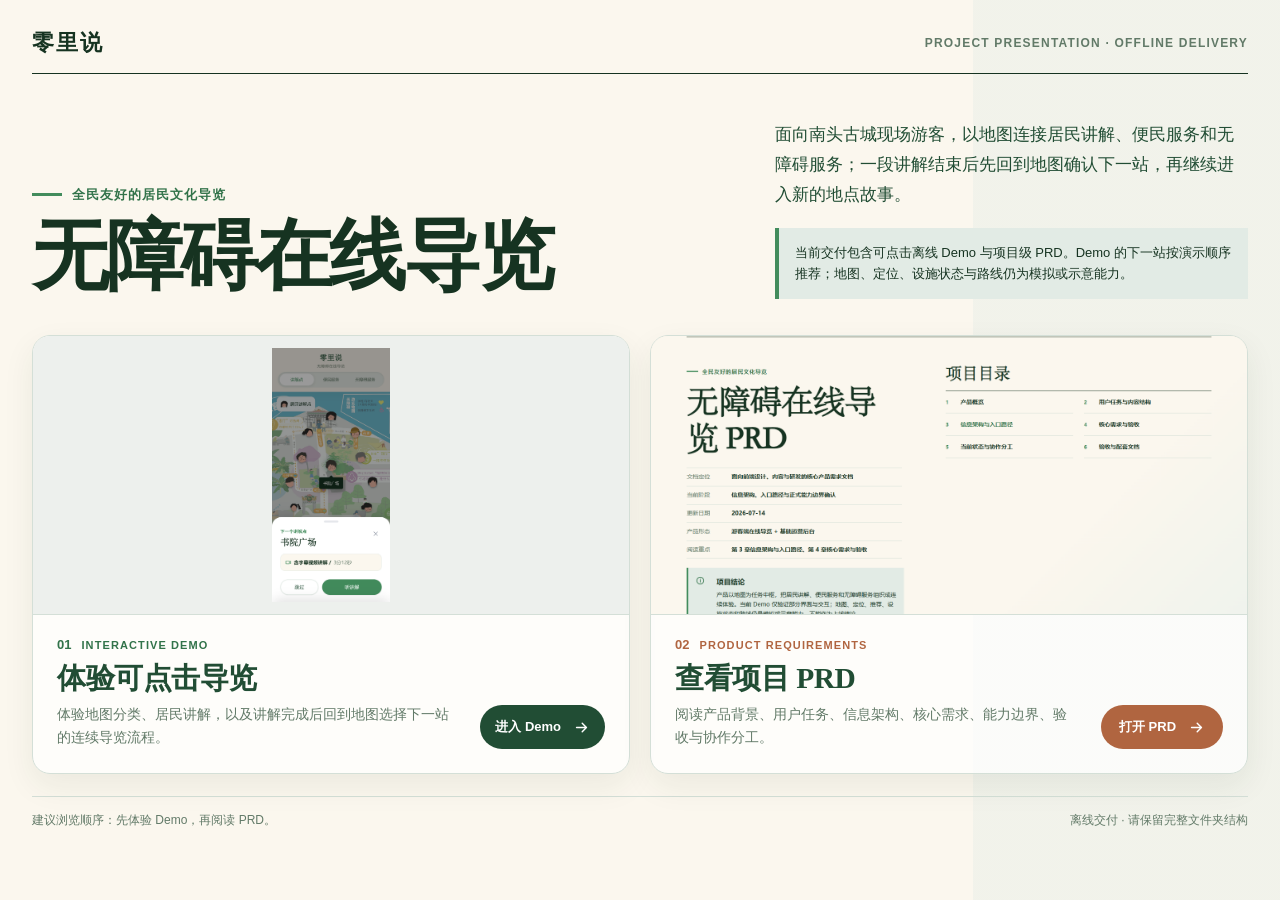
<file: index.html>
<!doctype html>
<html lang="zh-CN">
<head>
  <meta charset="utf-8">
  <meta name="viewport" content="width=device-width, initial-scale=1">
  <meta name="color-scheme" content="light">
  <meta name="theme-color" content="#fbf7ee">
  <meta name="description" content="零里说无障碍在线导览项目展示入口">
  <title>零里说 · 无障碍在线导览项目展示</title>
  <style>
    :root {
      --paper: #fbf7ee;
      --paper-deep: #f2ecdf;
      --ink: #163321;
      --deep-green: #214d34;
      --green: #428c5c;
      --green-dark: #32734a;
      --muted: #627a68;
      --line: #d4dfd7;
      --soft-green: #e2ebe5;
      --facility: #b06540;
      --facility-soft: #f5ebe6;
      --white: #fff;
      --font-body: "PingFang SC", "Microsoft YaHei", "Noto Sans CJK SC", sans-serif;
      --font-display: "Songti SC", "STSong", "SimSun", serif;
    }

    *, *::before, *::after { box-sizing: border-box; }

    html { min-width: 320px; background: var(--paper); }

    body {
      min-height: 100svh;
      margin: 0;
      color: var(--ink);
      background:
        linear-gradient(90deg, transparent 0 76%, rgba(226, 235, 229, .38) 76% 100%),
        var(--paper);
      font-family: var(--font-body);
      -webkit-font-smoothing: antialiased;
    }

    a { color: inherit; }

    a:focus-visible {
      outline: 3px solid rgba(66, 140, 92, .62);
      outline-offset: 5px;
    }

    .skip-link {
      position: fixed;
      z-index: 100;
      top: 8px;
      left: 8px;
      min-height: 44px;
      padding: 10px 16px;
      transform: translateY(-160%);
      background: var(--ink);
      color: var(--white);
      font-weight: 700;
    }

    .skip-link:focus { transform: none; }

    .project-shell {
      width: min(calc(100% - 64px), 1320px);
      min-height: 100svh;
      margin: 0 auto;
      padding: 28px 0 34px;
    }

    .masthead {
      display: flex;
      align-items: center;
      justify-content: space-between;
      min-height: 46px;
      padding-bottom: 16px;
      border-bottom: 1px solid var(--ink);
    }

    .wordmark {
      font: 800 22px/1 var(--font-display);
      letter-spacing: .08em;
    }

    .masthead-meta {
      color: var(--muted);
      font-size: 12px;
      font-weight: 800;
      letter-spacing: .1em;
    }

    .project-intro {
      display: grid;
      grid-template-columns: minmax(0, 1.15fr) minmax(300px, .85fr);
      gap: clamp(44px, 8vw, 124px);
      align-items: end;
      padding: clamp(30px, 5vh, 52px) 0 clamp(28px, 4vh, 42px);
    }

    .eyebrow {
      display: inline-flex;
      align-items: center;
      gap: 10px;
      margin: 0 0 12px;
      color: var(--green-dark);
      font-size: 13px;
      font-weight: 800;
      letter-spacing: .08em;
    }

    .eyebrow::before {
      width: 30px;
      height: 3px;
      background: var(--green);
      content: "";
    }

    h1 {
      max-width: 9em;
      margin: 0;
      font: 800 clamp(48px, 6vw, 82px)/1.08 var(--font-display);
      letter-spacing: -.035em;
      text-wrap: balance;
    }

    .intro-copy > p {
      max-width: 35em;
      margin: 0 0 18px;
      color: var(--deep-green);
      font-size: clamp(16px, 1.35vw, 19px);
      line-height: 1.75;
      text-wrap: pretty;
    }

    .delivery-note {
      margin: 0;
      padding: 14px 16px;
      border-left: 4px solid var(--green);
      background: var(--soft-green);
      color: var(--ink);
      font-size: 13px;
      line-height: 1.65;
    }

    .entry-grid {
      display: grid;
      grid-template-columns: repeat(2, minmax(0, 1fr));
      gap: 20px;
    }

    .entry-card {
      display: grid;
      grid-template-rows: minmax(250px, 31vh) auto;
      min-width: 0;
      overflow: hidden;
      border: 1px solid var(--line);
      border-radius: 18px;
      background: rgba(255, 255, 255, .74);
      box-shadow: 0 12px 32px rgba(22, 51, 33, .07);
      text-decoration: none;
      transition: transform 180ms ease, box-shadow 180ms ease, border-color 180ms ease;
    }

    .entry-card:hover {
      border-color: rgba(66, 140, 92, .62);
      box-shadow: 0 18px 40px rgba(22, 51, 33, .11);
      transform: translateY(-3px);
    }

    .entry-card[data-entry="prd"]:hover { border-color: rgba(176, 101, 64, .62); }

    .entry-preview {
      position: relative;
      min-height: 0;
      margin: 0;
      overflow: hidden;
      border-bottom: 1px solid var(--line);
    }

    .entry-card[data-entry="demo"] .entry-preview { background: #edf0ed; }
    .entry-card[data-entry="prd"] .entry-preview { background: var(--paper-deep); }

    .entry-preview img {
      display: block;
      width: 100%;
      height: 100%;
      object-position: center;
    }

    .entry-card[data-entry="demo"] .entry-preview img {
      padding: 12px;
      object-fit: contain;
    }

    .entry-card[data-entry="prd"] .entry-preview img { object-fit: cover; }

    .entry-body {
      display: grid;
      grid-template-columns: 1fr auto;
      gap: 18px 28px;
      align-items: end;
      padding: 22px 24px 24px;
    }

    .entry-type {
      display: flex;
      align-items: baseline;
      gap: 10px;
      margin: 0 0 9px;
      color: var(--green-dark);
      font-size: 11px;
      font-weight: 900;
      letter-spacing: .1em;
    }

    .entry-card[data-entry="prd"] .entry-type { color: var(--facility); }

    .entry-index {
      font-size: 13px;
      letter-spacing: 0;
    }

    .entry-card h2 {
      margin: 0 0 7px;
      color: var(--deep-green);
      font: 750 clamp(25px, 2.3vw, 34px)/1.2 var(--font-display);
      letter-spacing: -.015em;
    }

    .entry-description {
      max-width: 38em;
      margin: 0;
      color: var(--muted);
      font-size: 14px;
      line-height: 1.65;
      text-wrap: pretty;
    }

    .entry-action {
      display: inline-flex;
      min-width: 122px;
      min-height: 44px;
      align-items: center;
      justify-content: center;
      gap: 12px;
      padding: 10px 15px;
      border-radius: 999px;
      background: var(--deep-green);
      color: var(--white);
      font-size: 13px;
      font-weight: 800;
      white-space: nowrap;
    }

    .entry-card[data-entry="prd"] .entry-action { background: var(--facility); }

    .entry-action svg {
      width: 17px;
      height: 17px;
      transition: transform 180ms ease;
    }

    .entry-card:hover .entry-action svg { transform: translateX(3px); }

    .project-footer {
      display: flex;
      justify-content: space-between;
      gap: 24px;
      margin-top: 22px;
      padding-top: 14px;
      border-top: 1px solid var(--line);
      color: var(--muted);
      font-size: 12px;
      line-height: 1.5;
    }

    .project-footer p { margin: 0; }

    @media (max-width: 860px) {
      body { background: var(--paper); }
      .project-shell { width: min(calc(100% - 40px), 720px); }
      .project-intro { grid-template-columns: 1fr; gap: 24px; }
      h1 { max-width: 10em; }
      .entry-grid { grid-template-columns: 1fr; }
      .entry-card { grid-template-rows: minmax(230px, 38vw) auto; }
    }

    @media (max-width: 560px) {
      .project-shell { width: calc(100% - 28px); padding-top: 16px; }
      .masthead { padding-bottom: 11px; }
      .masthead-meta { max-width: 48%; font-size: 9px; text-align: right; }
      .project-intro { padding: 27px 0 26px; }
      h1 { font-size: clamp(42px, 14vw, 58px); }
      .intro-copy > p { font-size: 16px; }
      .entry-card { grid-template-rows: 220px auto; border-radius: 14px; }
      .entry-body { grid-template-columns: 1fr; gap: 17px; padding: 19px 18px 20px; }
      .entry-action { width: 100%; }
      .project-footer { display: block; }
      .project-footer p + p { margin-top: 6px; }
    }

    @media (prefers-reduced-motion: reduce) {
      *, *::before, *::after {
        scroll-behavior: auto !important;
        transition-duration: .01ms !important;
      }
    }
  </style>
</head>
<body>
  <a class="skip-link" href="#project-entries">跳到展示入口</a>
  <main class="project-shell">
    <header class="masthead">
      <span class="wordmark">零里说</span>
      <span class="masthead-meta">PROJECT PRESENTATION · OFFLINE DELIVERY</span>
    </header>

    <section class="project-intro" aria-labelledby="project-title">
      <div>
        <p class="eyebrow">全民友好的居民文化导览</p>
        <h1 id="project-title">无障碍在线导览</h1>
      </div>
      <div class="intro-copy">
        <p>面向南头古城现场游客，以地图连接居民讲解、便民服务和无障碍服务；一段讲解结束后先回到地图确认下一站，再继续进入新的地点故事。</p>
        <aside class="delivery-note" role="note">当前交付包含可点击离线 Demo 与项目级 PRD。Demo 的下一站按演示顺序推荐；地图、定位、设施状态与路线仍为模拟或示意能力。</aside>
      </div>
    </section>

    <section class="entry-grid" id="project-entries" aria-label="项目展示入口">
      <a class="entry-card" data-entry="demo" href="demo/index.html" aria-describedby="demo-description">
        <figure class="entry-preview">
          <img src="demo/screenshots/iphone16-next-guide-transition.png" alt="零里说 iPhone 16 交互 Demo 的下一个讲解点地图过渡预览">
        </figure>
        <article class="entry-body">
          <div>
            <p class="entry-type"><span class="entry-index">01</span><span>INTERACTIVE DEMO</span></p>
            <h2>体验可点击导览</h2>
            <p class="entry-description" id="demo-description">体验地图分类、居民讲解，以及讲解完成后回到地图选择下一站的连续导览流程。</p>
          </div>
          <span class="entry-action">进入 Demo
            <svg viewBox="0 0 24 24" fill="none" stroke="currentColor" stroke-width="2" stroke-linecap="round" stroke-linejoin="round" aria-hidden="true"><path d="M5 12h14M13 6l6 6-6 6"></path></svg>
          </span>
        </article>
      </a>

      <a class="entry-card" data-entry="prd" href="output/html/零里说-无障碍在线导览-PRD.html" aria-describedby="prd-description">
        <figure class="entry-preview">
          <img src="output/html/screenshots/prd-html-desktop.png" alt="零里说无障碍在线导览项目级 PRD 首页预览">
        </figure>
        <article class="entry-body">
          <div>
            <p class="entry-type"><span class="entry-index">02</span><span>PRODUCT REQUIREMENTS</span></p>
            <h2>查看项目 PRD</h2>
            <p class="entry-description" id="prd-description">阅读产品背景、用户任务、信息架构、核心需求、能力边界、验收与协作分工。</p>
          </div>
          <span class="entry-action">打开 PRD
            <svg viewBox="0 0 24 24" fill="none" stroke="currentColor" stroke-width="2" stroke-linecap="round" stroke-linejoin="round" aria-hidden="true"><path d="M5 12h14M13 6l6 6-6 6"></path></svg>
          </span>
        </article>
      </a>
    </section>

    <footer class="project-footer">
      <p>建议浏览顺序：先体验 Demo，再阅读 PRD。</p>
      <p>离线交付 · 请保留完整文件夹结构</p>
    </footer>
  </main>
</body>
</html>
</file>
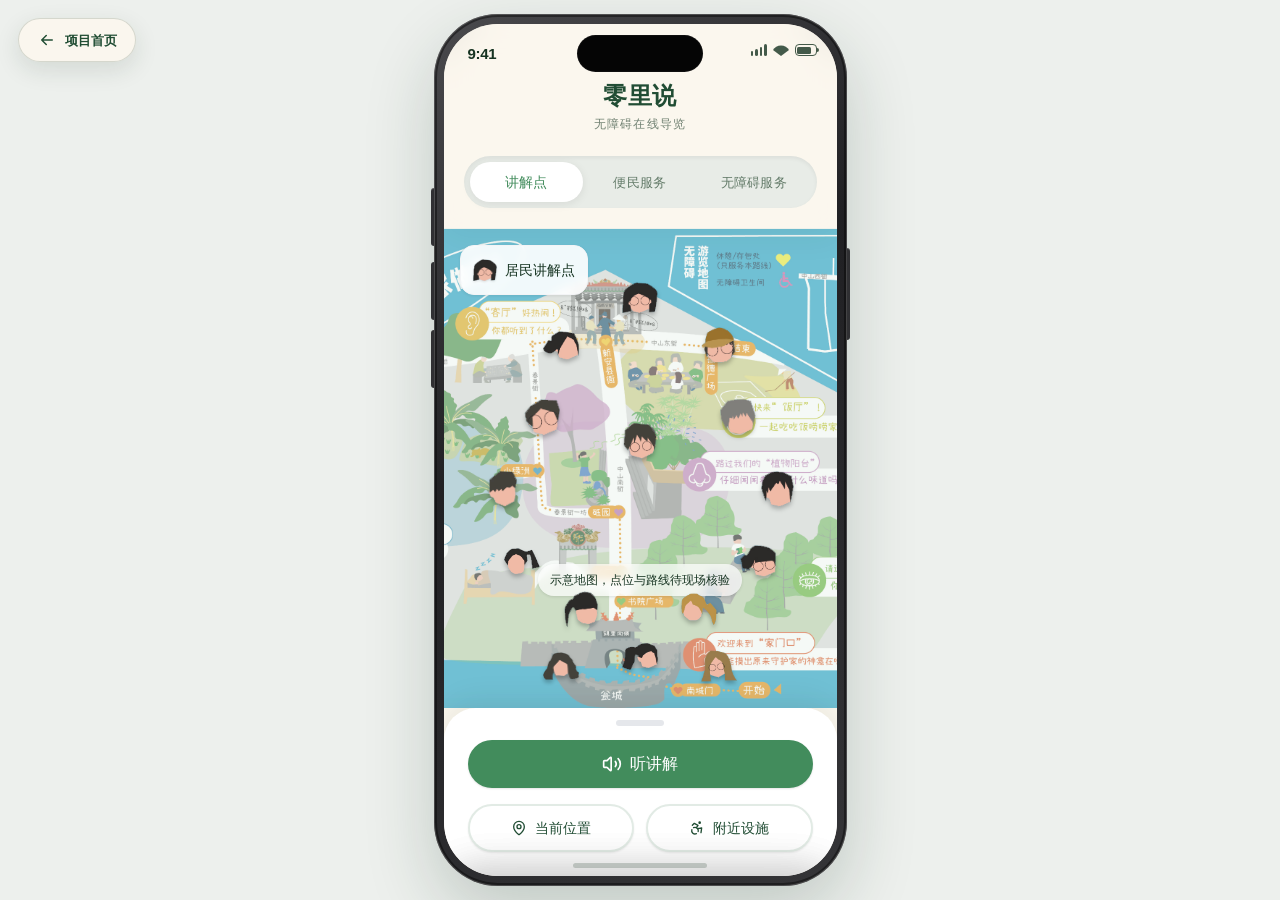
<file: demo/index.html>
<!doctype html>
<html lang="zh-CN">
<head>
  <meta charset="utf-8">
  <meta name="viewport" content="width=device-width, initial-scale=1, viewport-fit=cover">
  <meta name="color-scheme" content="light">
  <meta name="theme-color" content="#fbf7ee">
  <title>零里说 · 无障碍在线导览</title>
  <link rel="stylesheet" href="demo.css">
</head>
<body>
  <a class="skip-link" href="#app-main">跳到主要内容</a>
  <a class="project-home-link" href="../index.html" aria-label="返回项目首页">
    <svg viewBox="0 0 24 24" fill="none" stroke="currentColor" stroke-width="2" stroke-linecap="round" stroke-linejoin="round" aria-hidden="true"><path d="M19 12H5M11 18l-6-6 6-6"></path></svg>
    <span>项目首页</span>
  </a>
  <div class="device-frame">
    <div id="app" aria-live="polite"></div>
  </div>
  <noscript>请启用 JavaScript 以使用在线导览。</noscript>
  <script src="data.js"></script>
  <script src="demo.js"></script>
</body>
</html>
</file>
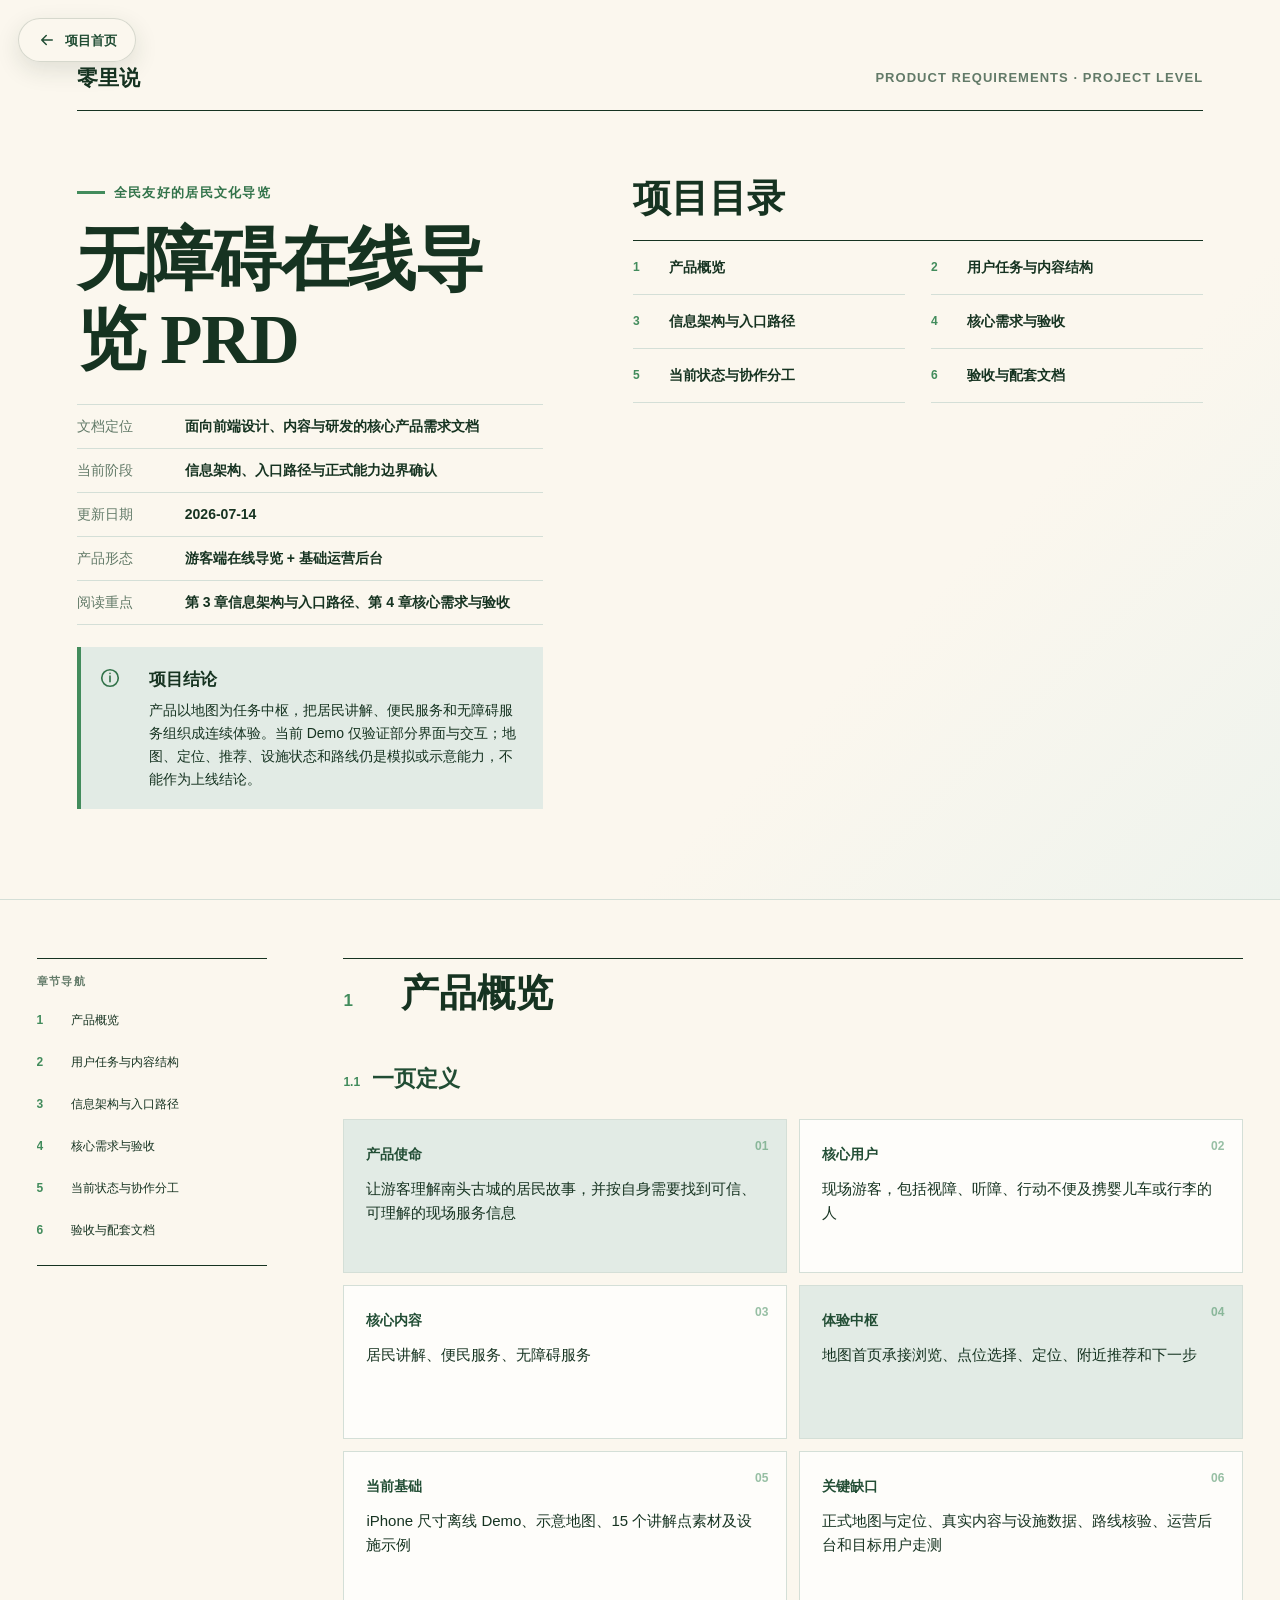
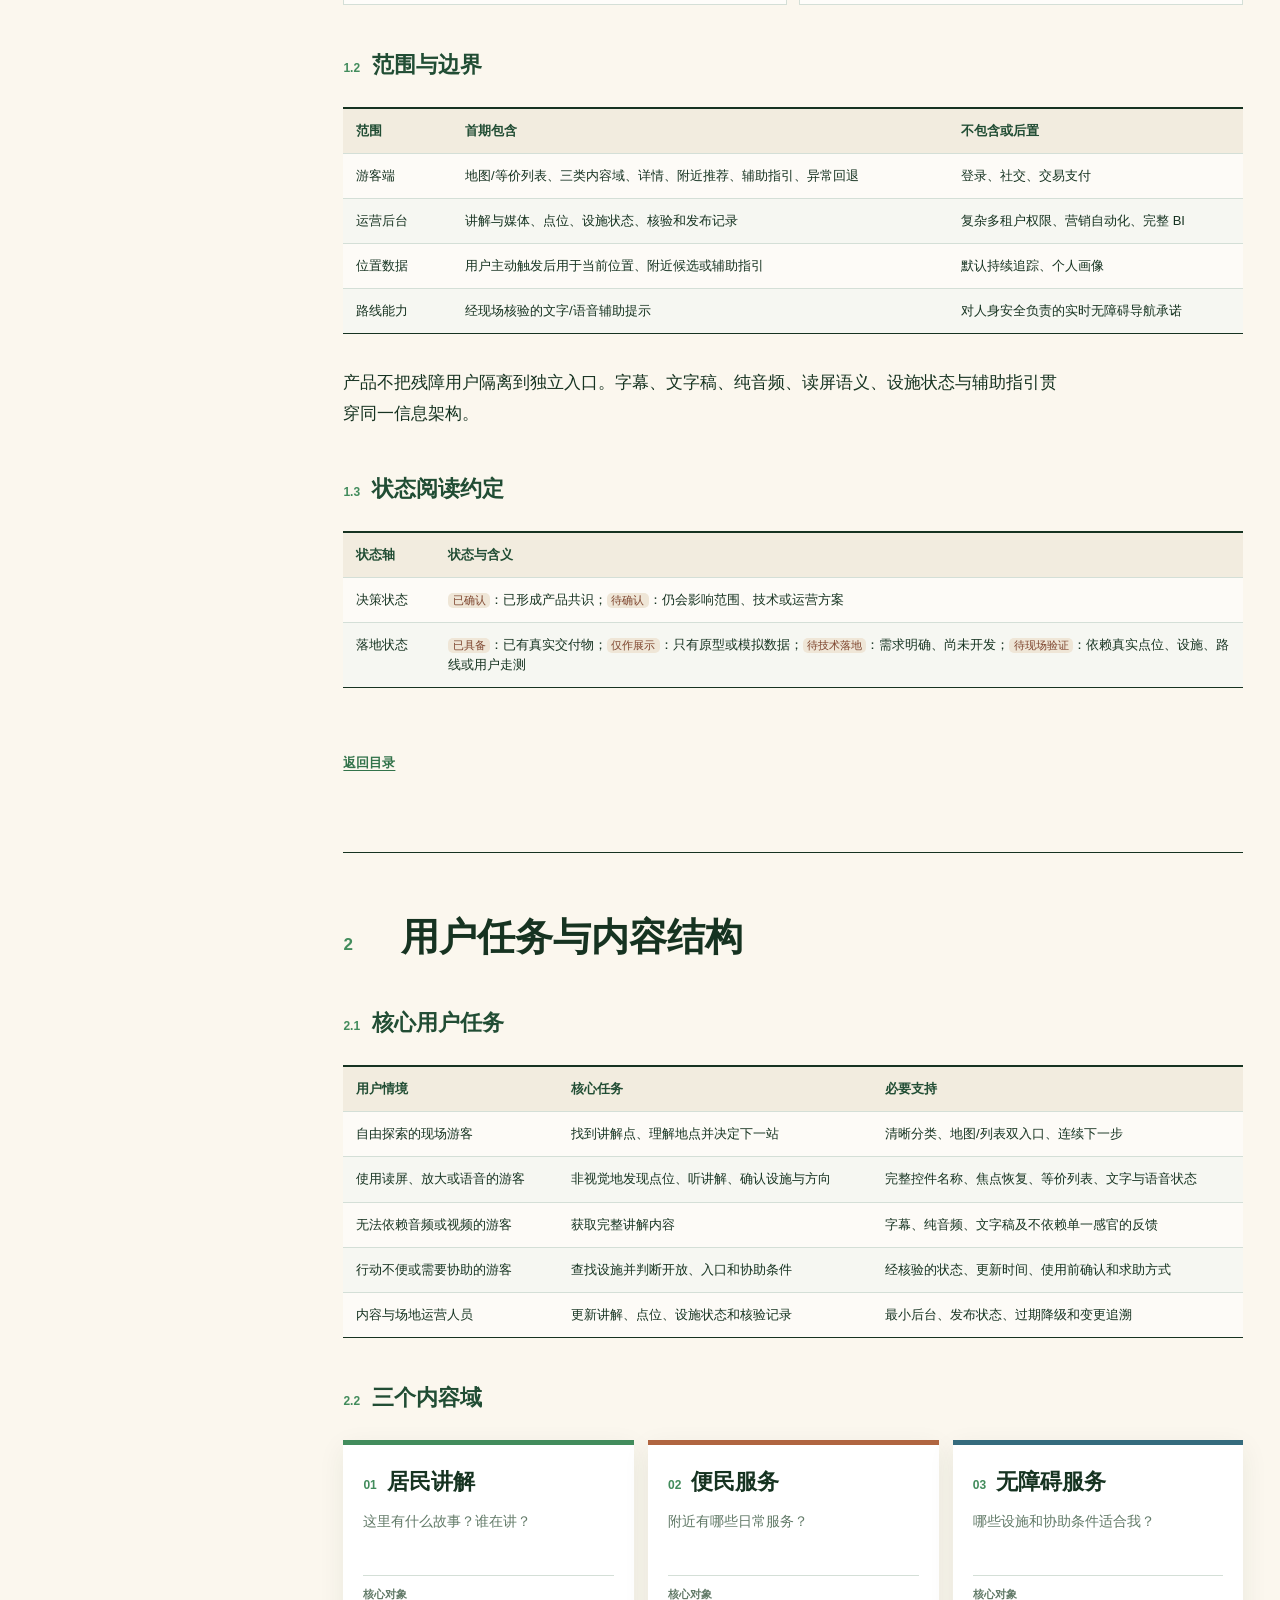
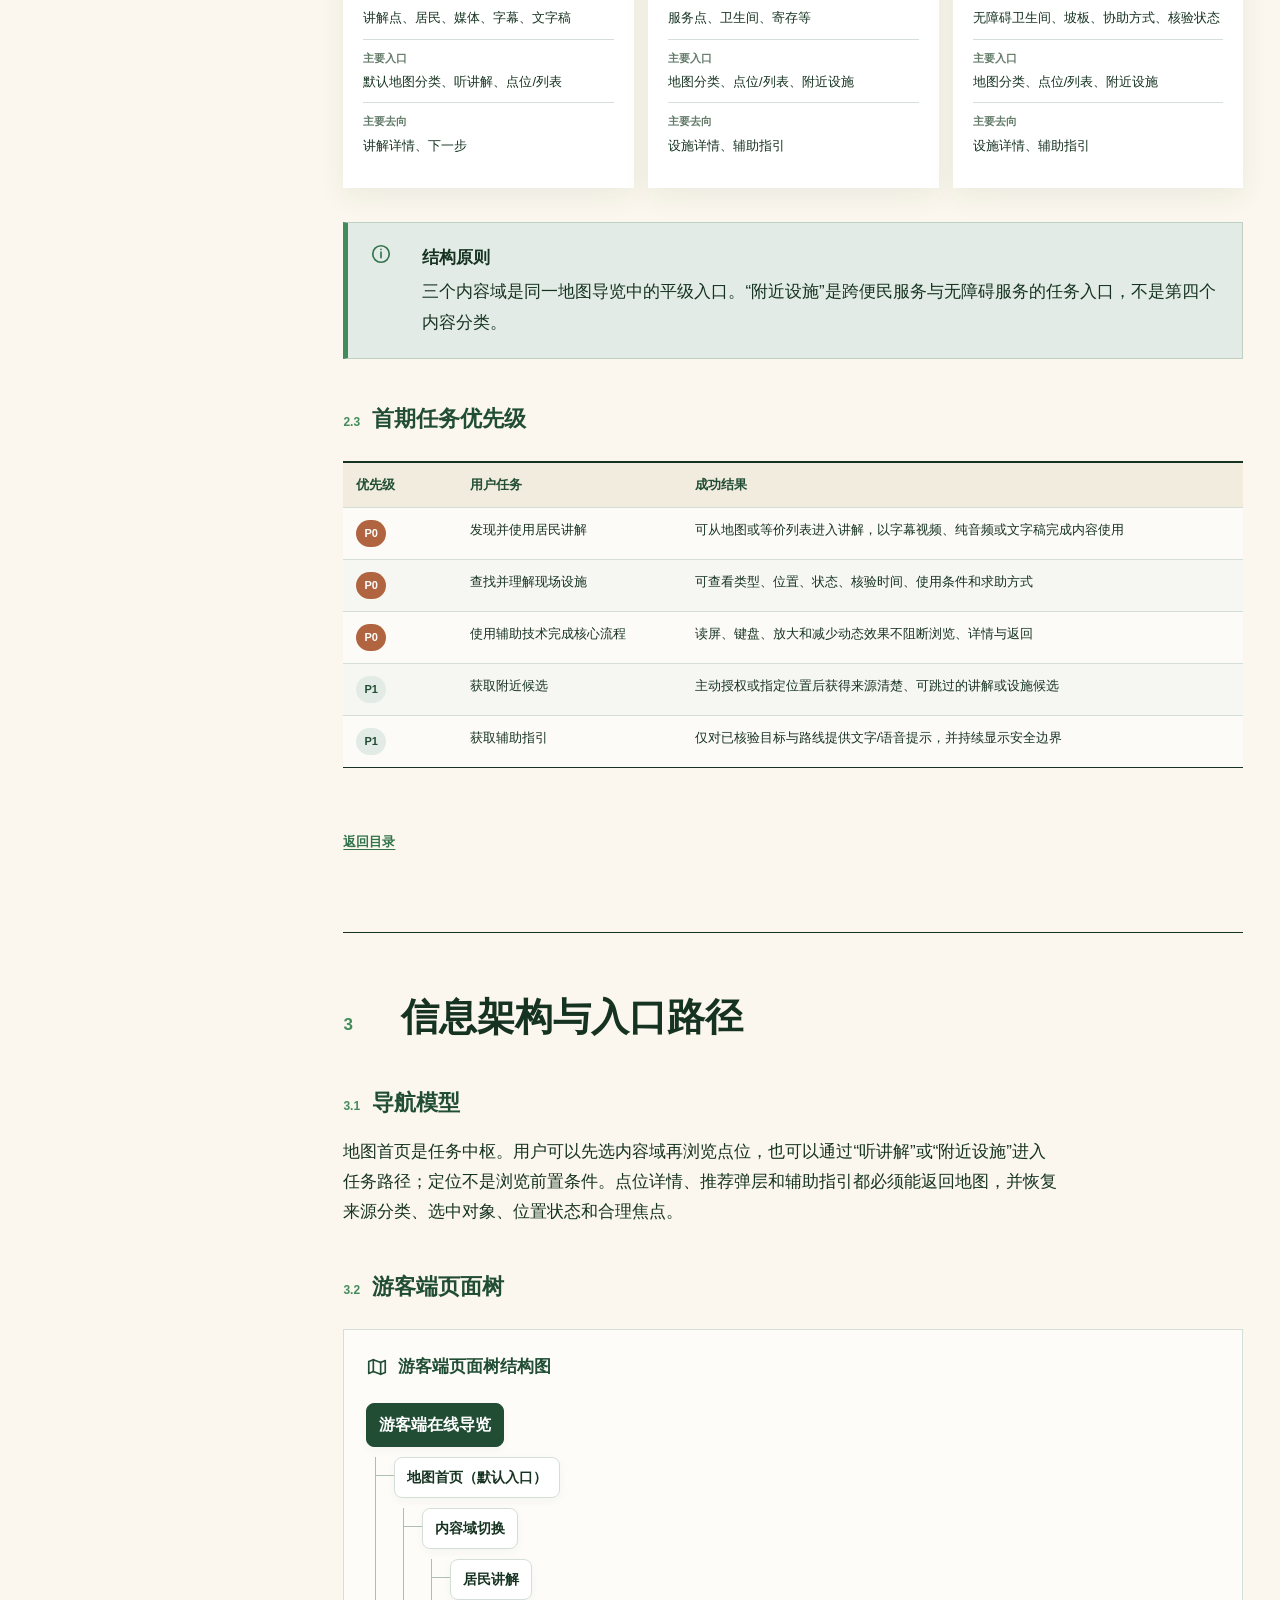
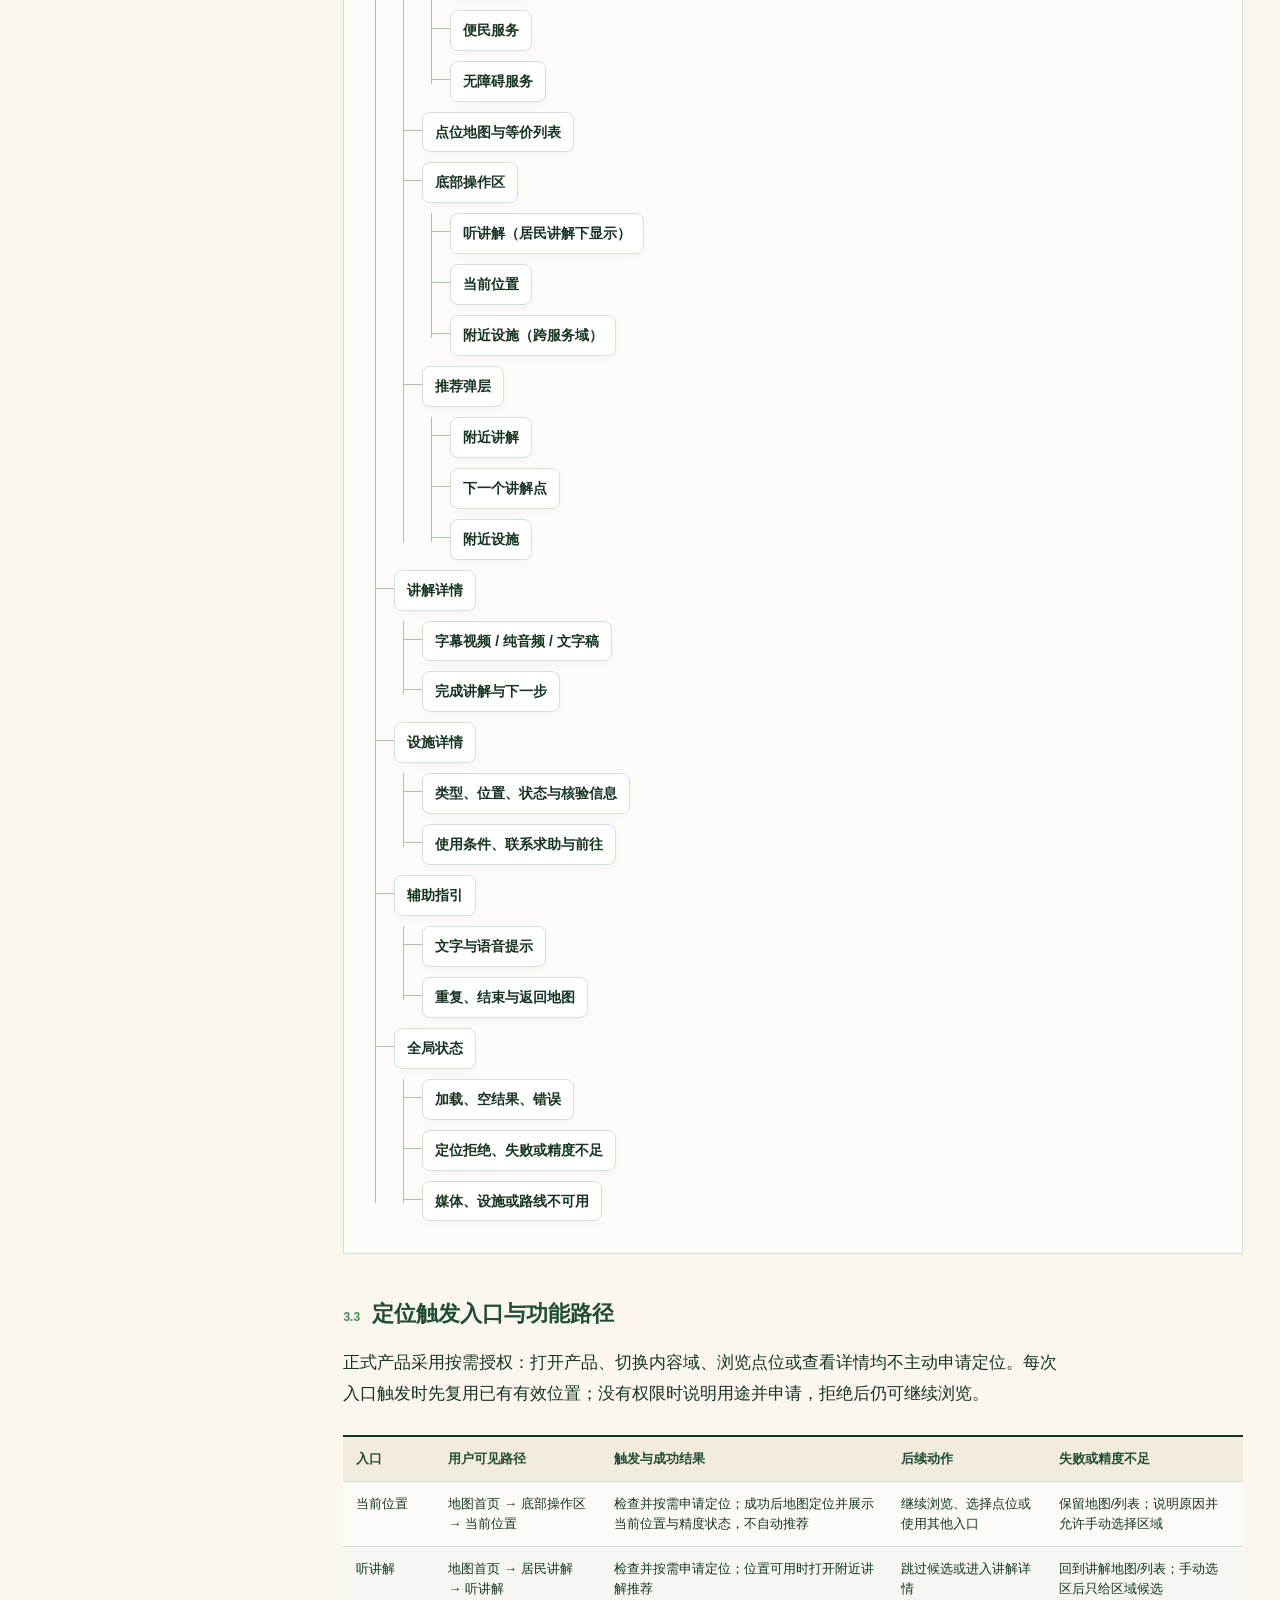
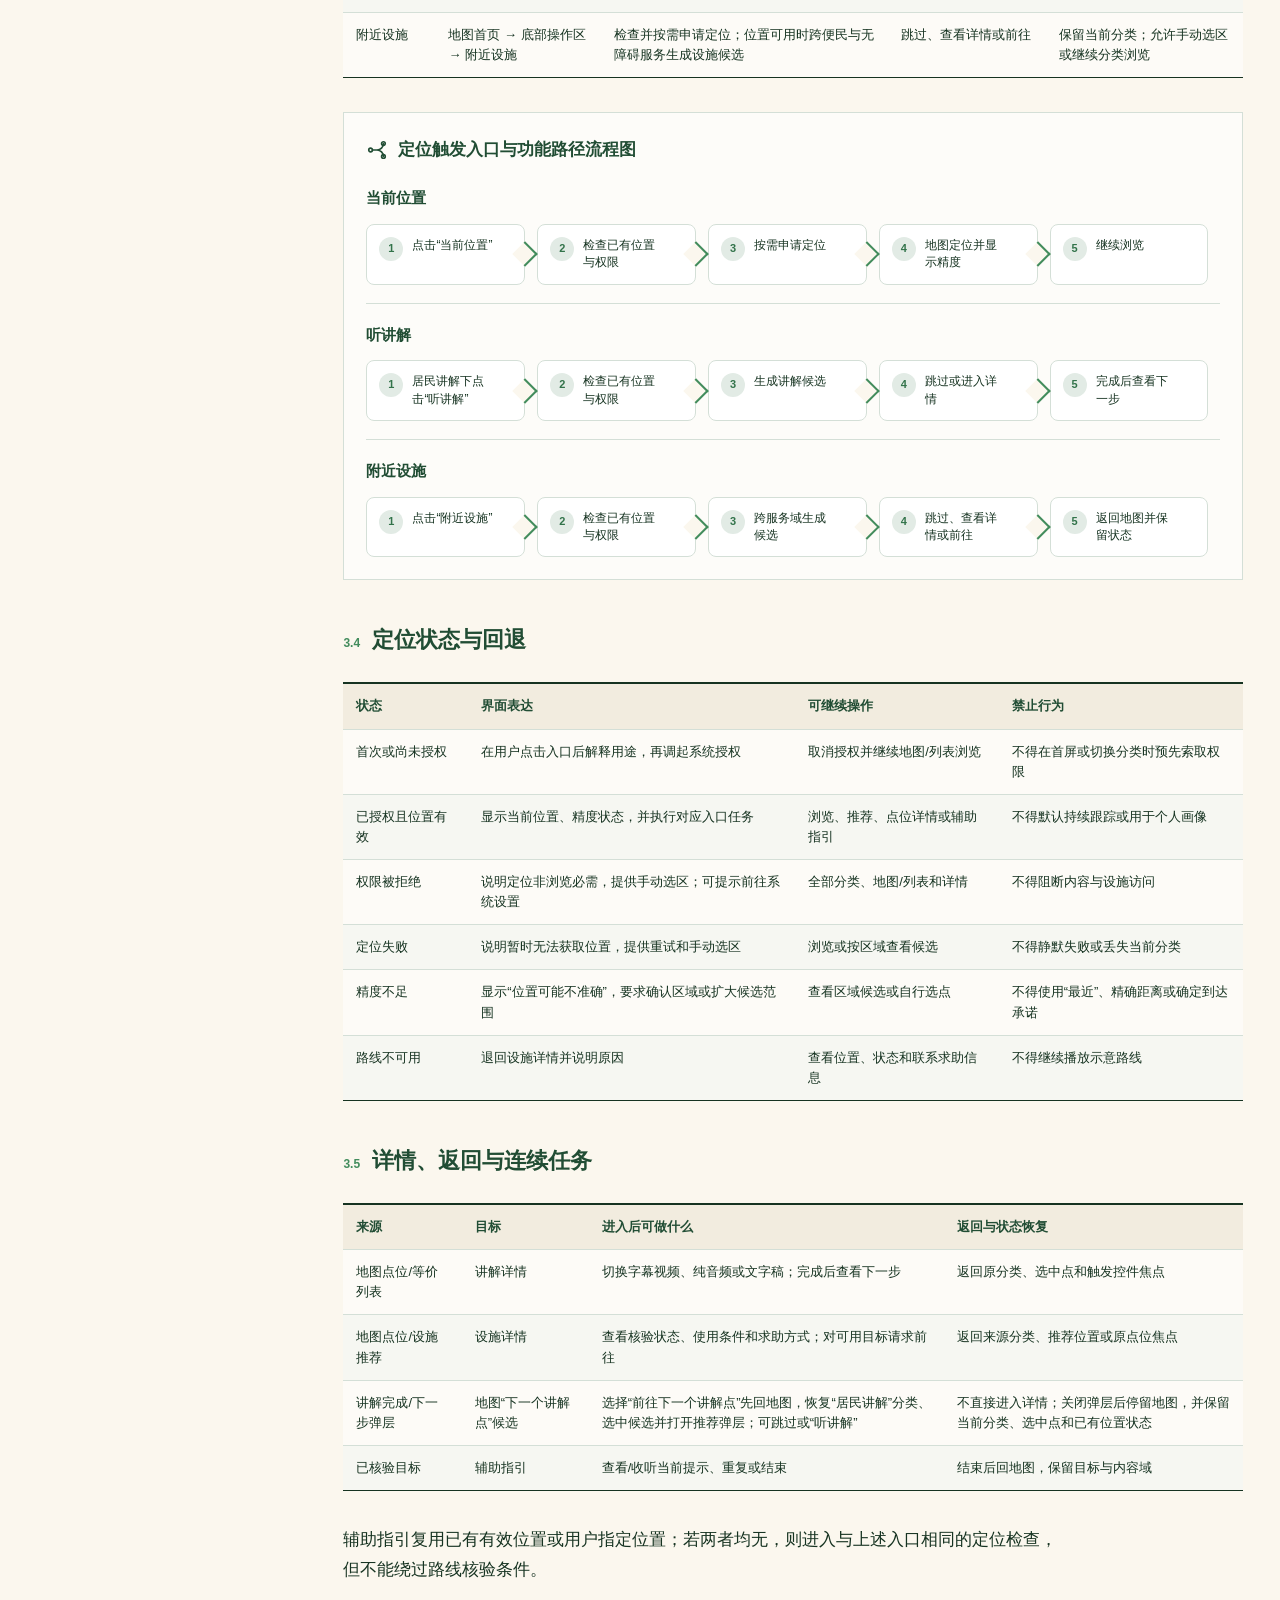
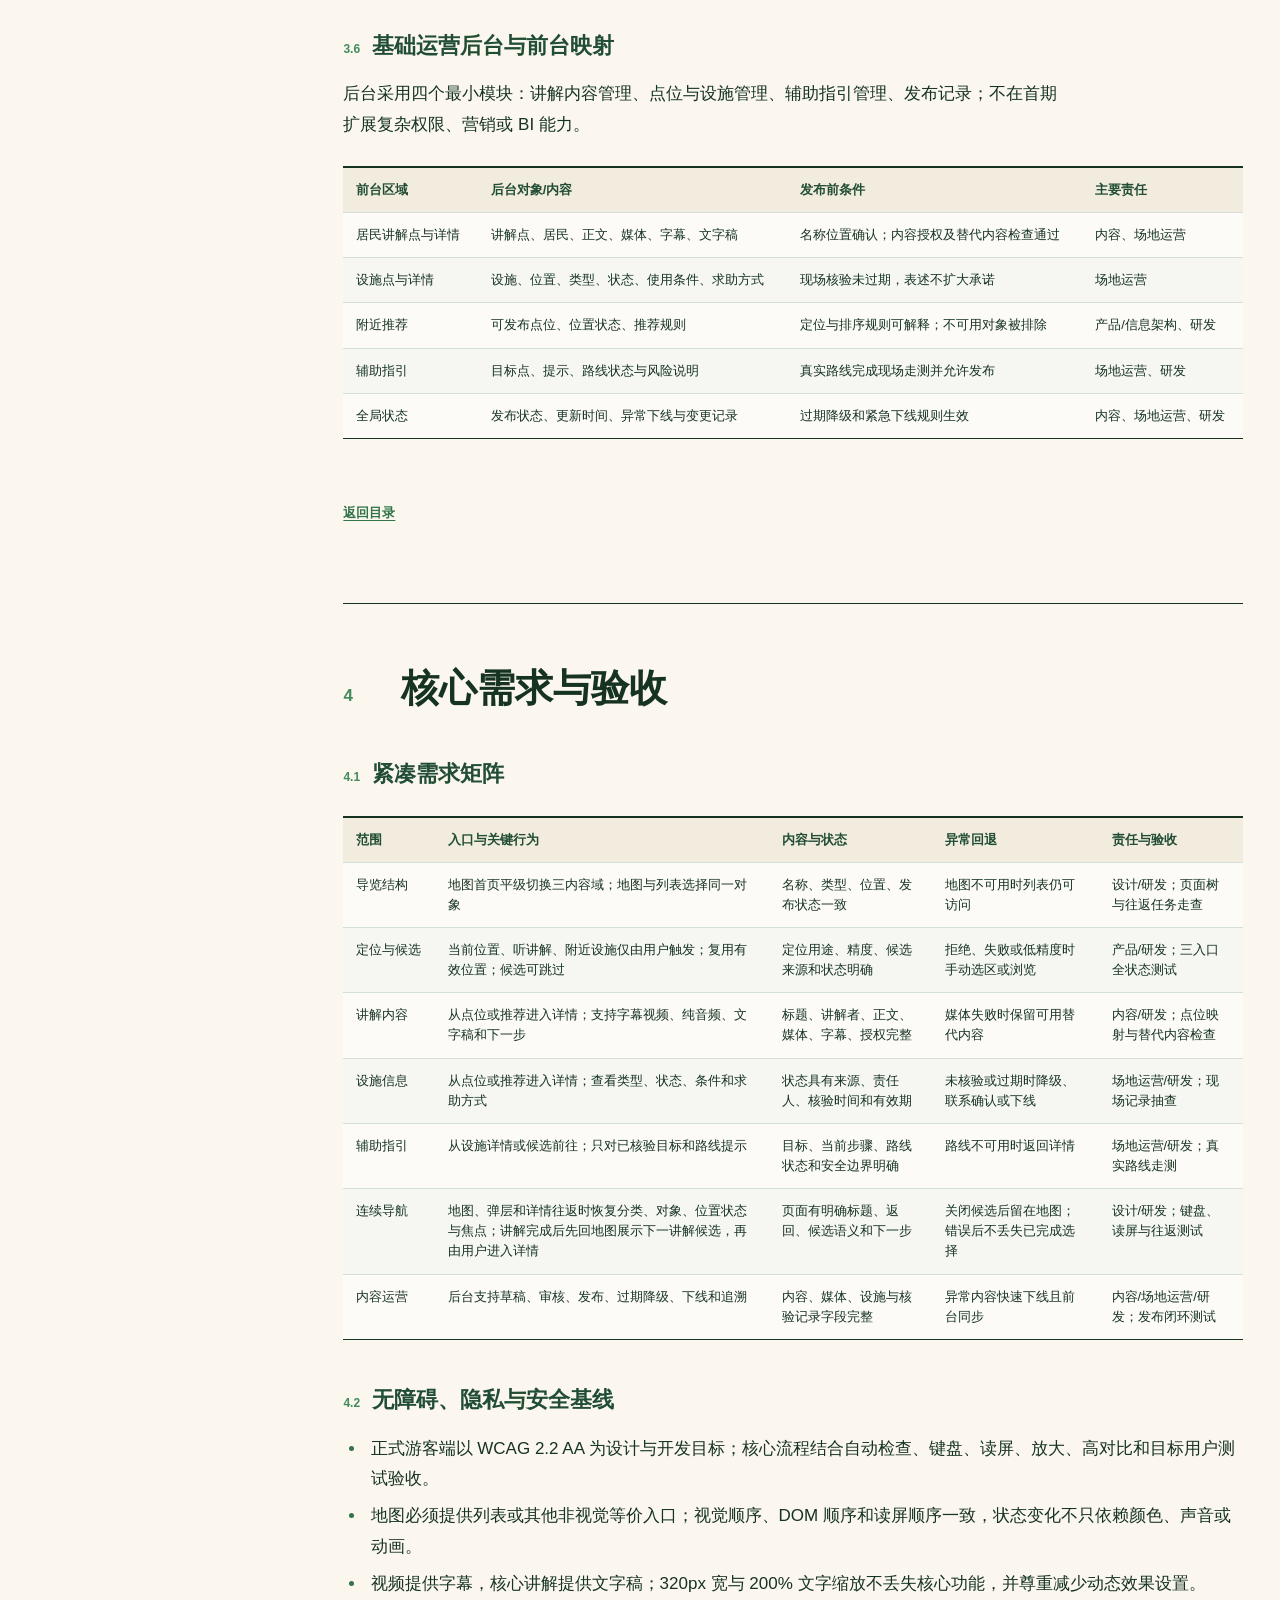
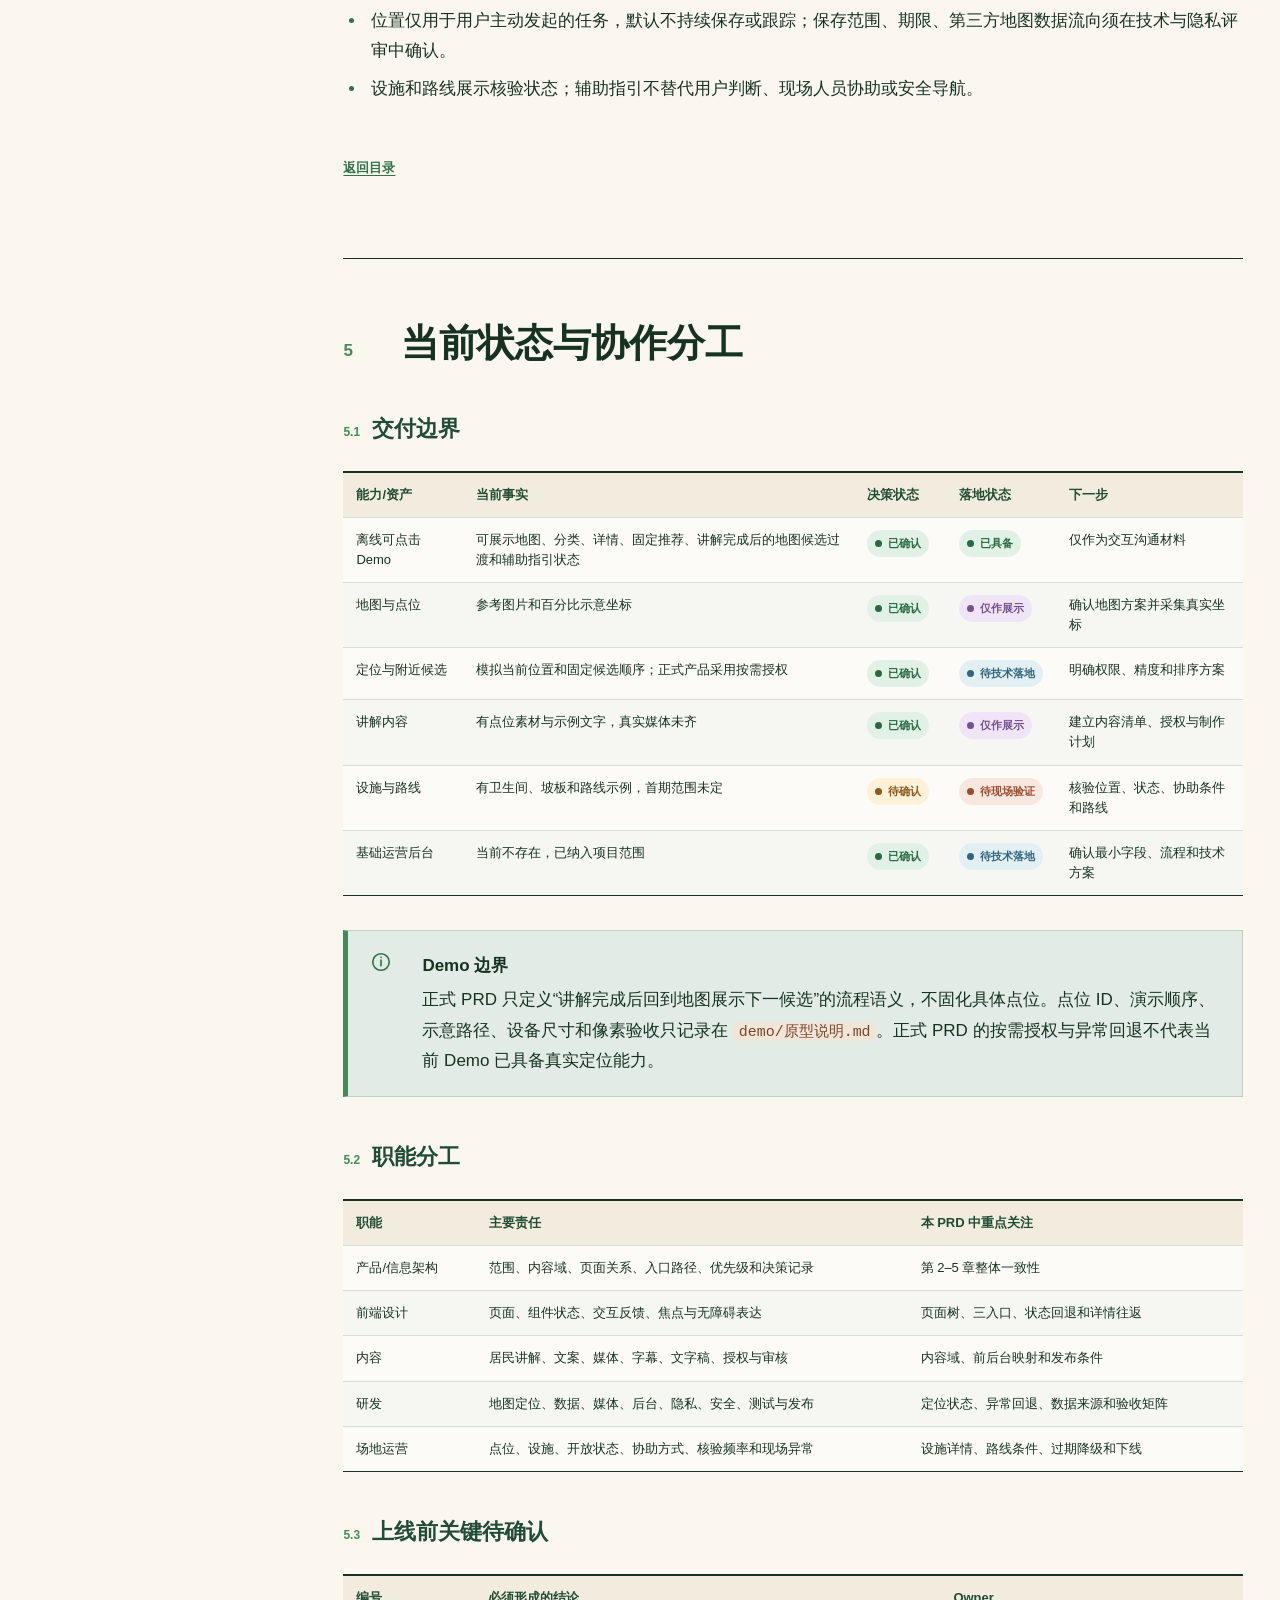
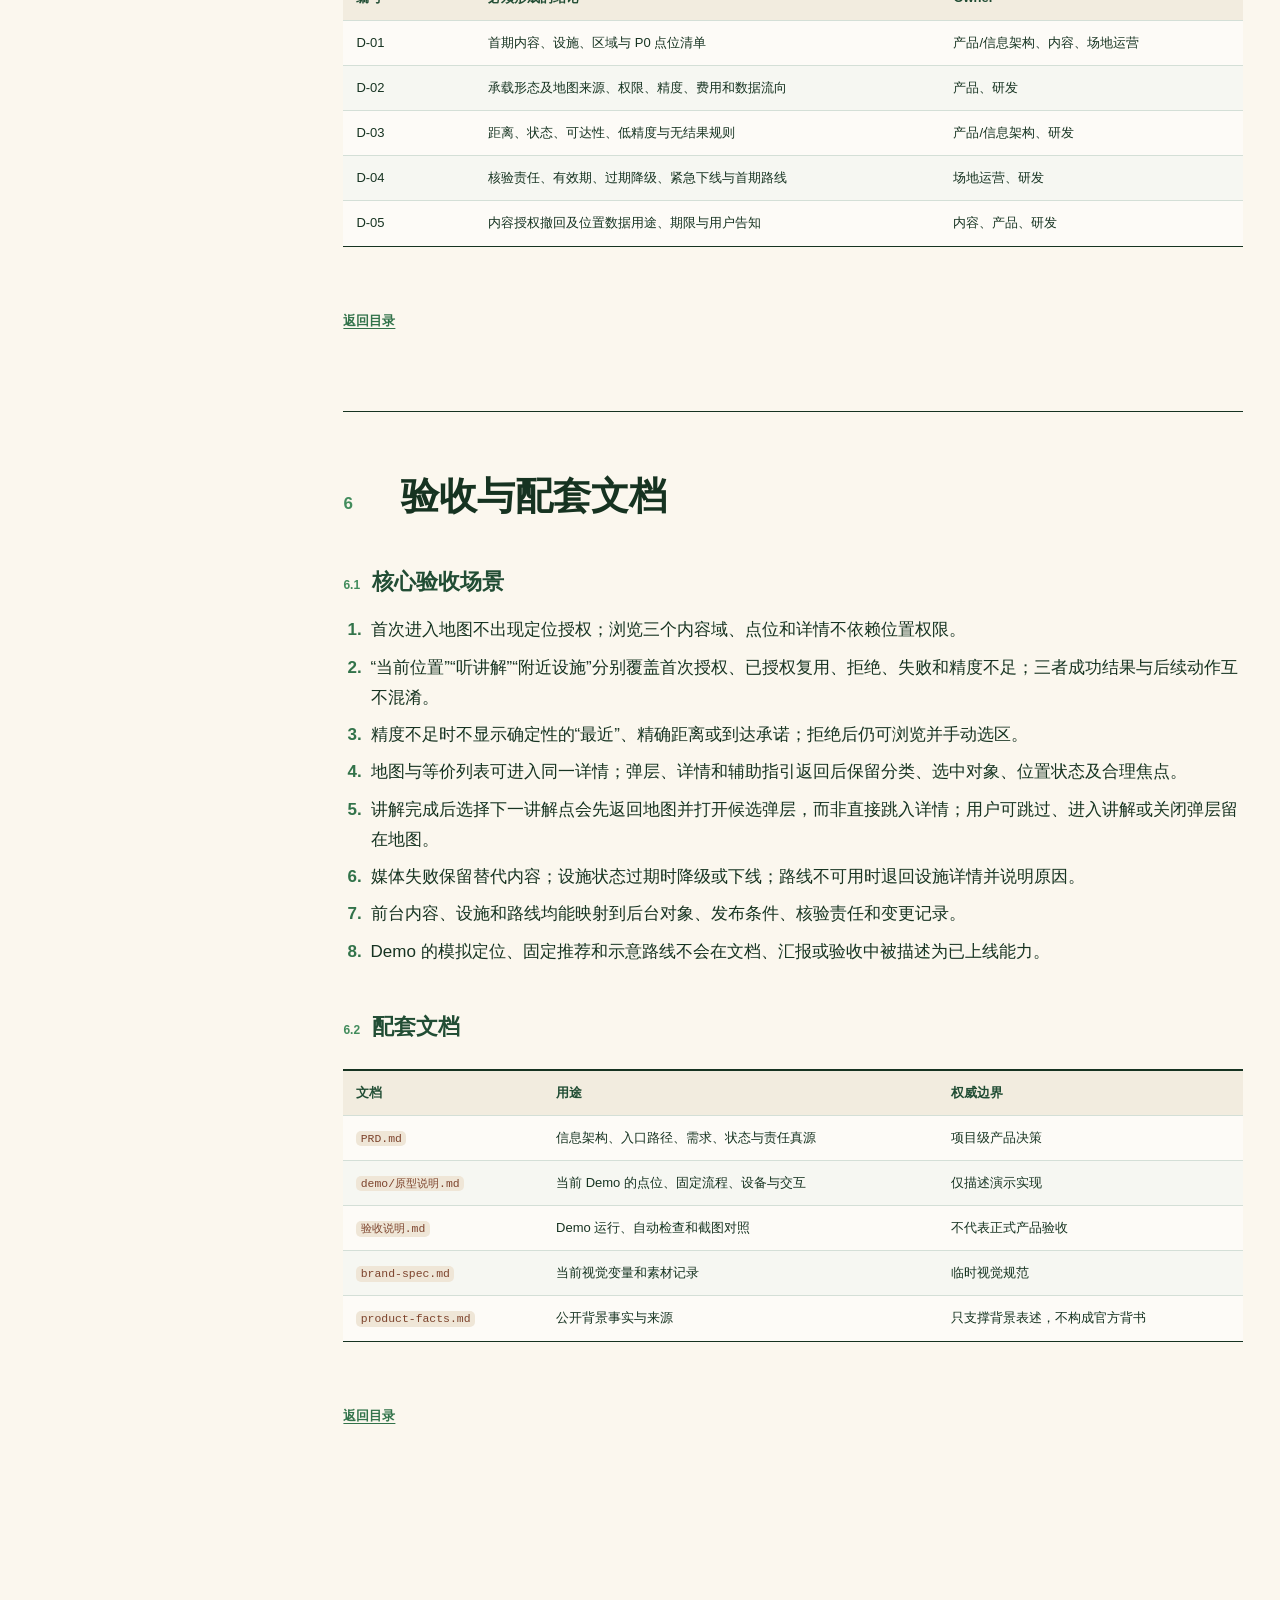
<file: output/html/零里说-无障碍在线导览-PRD.html>
<!doctype html>
<html lang="zh-CN">
<head>
  <meta charset="utf-8">
  <meta name="viewport" content="width=device-width, initial-scale=1">
  <meta name="color-scheme" content="light">
  <meta name="description" content="零里说无障碍在线导览项目级产品需求文档">
  <title>零里说 · 无障碍在线导览 PRD</title>
  <style>
    :root {
      --paper:#FBF7EE;--paper-deep:#F2ECDF;--ink:#163321;--deep-green:#214D34;
      --green:#428C5C;--green-dark:#32734A;--muted:#627A68;--line:#D4DFD7;
      --soft-green:#E2EBE5;--facility:#B06540;--facility-soft:#F5EBE6;
      --warning:#9A5A24;--warning-soft:#FFF0DD;--info:#356B7D;--info-soft:#E7F1F3;
      --white:#FFFFFF;--font-body:"PingFang SC","Microsoft YaHei","Noto Sans CJK SC",sans-serif;
      --font-display:"Songti SC","STSong","SimSun",serif;
    }
    *,*::before,*::after{box-sizing:border-box} html{scroll-behavior:auto;background:var(--paper)}
    body{margin:0;color:var(--ink);background:var(--paper);font-family:var(--font-body);font-size:17px;line-height:1.78;-webkit-font-smoothing:antialiased}
    a{color:var(--green-dark);text-underline-offset:3px} a:focus-visible,[tabindex]:focus-visible{outline:3px solid rgba(66,140,92,.6);outline-offset:4px}
    h1,h2,h3,h4,p{margin-top:0} p{margin-bottom:1.05em;max-width:42em} code{padding:.12em .38em;border-radius:5px;background:#efe6d7;color:#7d442d;font: .88em Consolas,monospace}
    .icon{width:22px;height:22px;flex:none} .skip-link{position:fixed;z-index:200;top:8px;left:8px;min-height:44px;padding:10px 16px;transform:translateY(-160%);background:var(--ink);color:white;font-weight:700} .skip-link:focus{transform:none}
    .project-home-link{position:fixed;z-index:190;top:18px;left:18px;display:inline-flex;min-width:118px;min-height:44px;align-items:center;justify-content:center;gap:9px;padding:9px 14px;border:1px solid rgba(22,51,33,.16);border-radius:999px;background:rgba(251,247,238,.92);box-shadow:0 8px 24px rgba(22,51,33,.12);color:var(--deep-green);font-size:13px;font-weight:750;line-height:1;text-decoration:none;-webkit-backdrop-filter:blur(10px);backdrop-filter:blur(10px)} .project-home-link svg{width:18px;height:18px;flex:none} .project-home-link:hover{background:var(--white)}
    .cover{min-height:100svh;padding:clamp(26px,5vw,72px) clamp(20px,6vw,96px);border-bottom:1px solid var(--line);background:linear-gradient(135deg,var(--paper) 0 70%,#eef3ed 100%)}
    .cover-inner{width:min(100%,1320px);margin:auto} .cover-bar{display:flex;align-items:center;justify-content:space-between;min-height:44px;padding-bottom:18px;border-bottom:1px solid var(--ink)}
    .wordmark{font:700 21px var(--font-display)} .doc-type{color:var(--muted);font-size:13px;font-weight:700;letter-spacing:.08em}
    .cover-grid{display:grid;grid-template-columns:minmax(320px,.9fr) minmax(500px,1.1fr);gap:clamp(44px,7vw,108px);padding-top:clamp(42px,7vh,74px)}
    .eyebrow{display:inline-flex;align-items:center;gap:9px;margin-bottom:16px;color:var(--green-dark);font-size:13px;font-weight:800;letter-spacing:.1em}
    .eyebrow::before{content:"";width:28px;height:3px;background:var(--green)} .title-block h1{max-width:8em;margin-bottom:25px;font:800 clamp(45px,5.4vw,78px)/1.15 var(--font-display);letter-spacing:-.02em}
    .meta{margin:0;max-width:520px;border-top:1px solid var(--line)} .meta-row{display:grid;grid-template-columns:94px 1fr;gap:14px;padding:9px 0;border-bottom:1px solid var(--line);font-size:14px} .meta dt{color:var(--muted)} .meta dd{margin:0;font-weight:650}
    .cover-note{display:grid;grid-template-columns:38px 1fr;gap:12px;margin-top:22px;padding:18px;border-left:4px solid var(--green);background:var(--soft-green)} .cover-note .icon{margin-top:2px;color:var(--green-dark)} .cover-note strong{display:block;margin-bottom:4px} .cover-note p{margin:0;font-size:14px;line-height:1.65}
    .directory h2{margin:0 0 16px;font:700 clamp(27px,3vw,39px)/1.3 var(--font-display)} .directory ol{display:grid;grid-template-columns:repeat(2,minmax(0,1fr));gap:0 26px;margin:0;padding:0;list-style:none;border-top:1px solid var(--ink)}
    .toc-link{display:grid;grid-template-columns:36px 1fr;align-items:center;min-height:54px;border-bottom:1px solid var(--line);color:var(--ink);text-decoration:none} .toc-link span{color:var(--green);font-size:12px;font-weight:900} .toc-link strong{font-size:14px} .toc-link:hover strong{color:var(--green-dark)}
    .document-shell{display:grid;grid-template-columns:230px minmax(0,900px);justify-content:center;gap:clamp(42px,6vw,90px);width:min(100% - 40px,1320px);margin:auto;padding:58px 0 120px}
    .side-nav{position:sticky;top:22px;align-self:start;max-height:calc(100vh - 44px);overflow:auto;padding:13px 0;border-top:1px solid var(--ink);border-bottom:1px solid var(--ink)} .side-title{margin:0 0 8px;color:var(--muted);font-size:11px;font-weight:800;letter-spacing:.12em}
    .side-link{display:grid;grid-template-columns:34px 1fr;align-items:center;min-height:42px;color:var(--ink);font-size:12px;line-height:1.35;text-decoration:none} .side-link span{color:var(--green);font-weight:800}
    .document{min-width:0} .chapter{scroll-margin-top:22px;padding:60px 0 68px;border-top:1px solid var(--ink)} .chapter:first-child{padding-top:10px} .chapter-heading{display:grid;grid-template-columns:58px 1fr;align-items:baseline;margin-bottom:34px} .chapter-number{color:var(--green);font-size:17px;font-weight:900} .chapter h2{margin:0;font:750 clamp(30px,3vw,42px)/1.3 var(--font-display)}
    .chapter h3{display:flex;gap:12px;align-items:baseline;scroll-margin-top:22px;margin:44px 0 18px;color:var(--deep-green);font-size:22px;line-height:1.45} .chapter h3 span{color:var(--green);font-size:12px;font-weight:900}
    .chapter ul,.chapter ol{margin:0 0 24px;padding-left:1.35em} .chapter li{margin:7px 0;padding-left:.25em} .chapter li::marker{color:var(--green-dark);font-weight:800}
    .callout{display:grid;grid-template-columns:40px 1fr;gap:12px;margin:28px 0;padding:20px 22px;border:1px solid #bfd0c3;border-left:5px solid var(--green);background:var(--soft-green)} .callout-icon{color:var(--green-dark)} .callout strong{display:block;margin-bottom:4px} .callout p{margin:0;max-width:none}
    .summary-grid{display:grid;grid-template-columns:repeat(2,minmax(0,1fr));gap:12px;margin:24px 0 34px} .summary-card{position:relative;min-height:154px;padding:22px;border:1px solid var(--line);background:rgba(255,255,255,.68)} .summary-card:nth-child(1),.summary-card:nth-child(4){background:var(--soft-green)} .card-index{position:absolute;top:16px;right:18px;color:rgba(66,140,92,.55);font-size:12px;font-weight:900} .summary-card h4{margin:0 0 10px;color:var(--deep-green);font-size:14px} .summary-card p{margin:0;font-size:15px;line-height:1.62}
    .domain-grid{display:grid;grid-template-columns:repeat(3,minmax(0,1fr));gap:14px;margin:26px 0 34px} .domain-card{padding:22px 20px;border-top:5px solid var(--green);background:white;box-shadow:0 8px 26px rgba(22,51,33,.07)} .domain-card:nth-child(2){border-top-color:var(--facility)} .domain-card:nth-child(3){border-top-color:var(--info)} .domain-top{display:flex;align-items:baseline;gap:10px} .domain-index{color:var(--green);font-size:12px;font-weight:900} .domain-card h4{margin:0;font:700 22px var(--font-display)} .domain-question{min-height:52px;margin:12px 0 14px;color:var(--muted);font-size:14px} .domain-card dl{margin:0} .domain-card dl div{padding:9px 0;border-top:1px solid var(--line)} .domain-card dt{color:var(--muted);font-size:11px;font-weight:800} .domain-card dd{margin:2px 0 0;font-size:13px}
    .architecture-viz,.flow-viz{margin:26px 0 36px;padding:22px;border:1px solid var(--line);background:rgba(255,255,255,.65)} figure figcaption{display:flex;align-items:center;gap:10px;margin-bottom:20px;color:var(--deep-green);font-weight:800} .tree ul{position:relative;margin:0;padding-left:28px;list-style:none} .tree>ul{padding-left:0} .tree ul ul::before{content:"";position:absolute;top:0;bottom:18px;left:9px;border-left:1px solid #aebfb2} .tree li{position:relative;margin:10px 0;padding-left:0} .tree ul ul>li::before{content:"";position:absolute;top:18px;left:-19px;width:19px;border-top:1px solid #aebfb2} .tree-node{display:inline-flex;min-height:36px;align-items:center;padding:7px 12px;border:1px solid var(--line);border-radius:8px;background:white;font-size:14px;font-weight:650;box-shadow:0 3px 10px rgba(22,51,33,.04)} .tree>ul>li>.tree-node{background:var(--deep-green);color:white;border-color:var(--deep-green);font-size:16px}
    .flow-lane{margin-top:18px;padding-top:18px;border-top:1px solid var(--line)} .flow-lane:first-of-type{border-top:0;padding-top:0} .flow-lane h4{margin:0 0 12px;color:var(--deep-green);font-size:15px} .flow-lane ol{display:flex;margin:0;padding:0;list-style:none} .flow-lane li{position:relative;display:grid;grid-template-columns:26px 1fr;align-items:start;gap:7px;flex:1;margin:0 12px 0 0;padding:12px 28px 12px 12px;border:1px solid var(--line);border-radius:8px;background:white;font-size:12px;line-height:1.45} .flow-lane li:not(:last-child)::after{content:"";position:absolute;z-index:2;right:-10px;top:50%;width:18px;height:18px;border-top:2px solid var(--green);border-right:2px solid var(--green);transform:translateY(-50%) rotate(45deg);background:var(--paper)} .step-index{display:flex;width:24px;height:24px;align-items:center;justify-content:center;border-radius:50%;background:var(--soft-green);color:var(--green-dark);font-size:11px;font-weight:900}
    .roadmap{position:relative;margin:28px 0 36px} .roadmap::before{content:"";position:absolute;top:16px;bottom:18px;left:20px;width:2px;background:#b8c9bc} .roadmap-item{position:relative;display:grid;grid-template-columns:42px 1fr;gap:16px;margin:0 0 16px} .roadmap-marker{z-index:1;display:flex;width:42px;height:42px;align-items:center;justify-content:center;border-radius:50%;background:var(--deep-green);color:white;font-weight:900} .roadmap-card{padding:18px 20px;border:1px solid var(--line);background:white} .roadmap-heading{display:flex;gap:15px;align-items:center;justify-content:space-between} .roadmap-heading h4{margin:0;color:var(--deep-green);font-size:18px} .roadmap-heading>span{color:var(--green-dark);font-size:12px;font-weight:750} .roadmap-card>p{margin:8px 0 12px} .roadmap-card dl{display:grid;grid-template-columns:repeat(3,1fr);gap:12px;margin:0} .roadmap-card dl div{padding-top:8px;border-top:1px solid var(--line)} .roadmap-card dt{color:var(--muted);font-size:11px;font-weight:800} .roadmap-card dd{margin:3px 0 0;font-size:12px}
    .table-wrap{width:100%;margin:26px 0 34px;overflow-x:auto;border-top:2px solid var(--ink);border-bottom:1px solid var(--ink);background:rgba(255,255,255,.55)} table{width:100%;border-collapse:collapse;font-size:13px;line-height:1.55} th,td{min-width:92px;padding:12px 13px;border-bottom:1px solid var(--line);text-align:left;vertical-align:top} th{background:var(--paper-deep);color:var(--deep-green);font-weight:800;white-space:nowrap} tbody tr:nth-child(even){background:rgba(226,235,229,.28)} tbody tr:last-child td{border-bottom:0} .table-requirements table{min-width:1300px} .table-decisions table{min-width:920px} .table-delivery-status table{min-width:850px}
    .status-pill,.priority-pill{display:inline-flex;align-items:center;gap:6px;min-height:27px;padding:3px 8px;border-radius:999px;font-size:11px;font-weight:800;white-space:nowrap} .status-pill>span{width:7px;height:7px;border-radius:50%;background:currentColor} .status-confirmed,.status-ready{color:#276a42;background:#e1f1e6} .status-pending{color:#8a5a1f;background:#fff0d8} .status-demo{color:#76508f;background:#f0e5f6} .status-technical{color:#32657a;background:#e2f0f4} .status-field{color:#9a4e2e;background:#f8e7df} .priority-p0{color:white;background:var(--facility)} .priority-p1{color:var(--deep-green);background:var(--soft-green)} .priority-p2{color:var(--muted);background:var(--paper-deep)}
    .back-to-directory{display:inline-flex;align-items:center;min-height:44px;margin-top:18px;color:var(--green-dark);font-size:13px;font-weight:750}
    @media(max-width:1020px){.cover{min-height:auto}.cover-grid{grid-template-columns:1fr;gap:46px}.title-block h1{max-width:11em}.document-shell{display:block;width:min(100% - 48px,900px)}.side-nav{display:none}}
    @media(max-width:700px){.project-home-link{top:50%;left:0;width:44px;min-width:44px;height:44px;min-height:44px;padding:0;border-left:0;border-radius:0 14px 14px 0;transform:translateY(-50%);background:rgba(251,247,238,.82);box-shadow:4px 8px 22px rgba(22,51,33,.12)}.project-home-link span{display:none}}
    @media(max-width:680px){body{font-size:16px}.cover{padding:20px 18px 48px}.cover-bar{padding-bottom:12px}.doc-type{max-width:52%;text-align:right;font-size:10px}.cover-grid{gap:40px;padding-top:34px}.title-block h1{font-size:clamp(40px,13vw,56px)}.meta-row{grid-template-columns:80px 1fr;gap:8px}.directory ol{grid-template-columns:1fr}.document-shell{width:calc(100% - 32px);padding:30px 0 78px}.chapter{padding:46px 0 54px}.chapter-heading{grid-template-columns:40px 1fr;margin-bottom:26px}.chapter h2{font-size:29px}.chapter h3{font-size:20px}.summary-grid,.domain-grid{grid-template-columns:1fr}.summary-card{min-height:auto}.domain-question{min-height:0}.architecture-viz,.flow-viz{padding:16px}.flow-lane ol{display:block}.flow-lane li{margin:0 0 10px;padding-right:12px}.flow-lane li:not(:last-child)::after{right:auto;left:19px;top:auto;bottom:-8px;transform:rotate(135deg);background:var(--paper)}.roadmap-card dl{grid-template-columns:1fr}.roadmap-heading{display:block}.roadmap-heading>span{display:block;margin-top:4px}.table-wrap{width:calc(100vw - 16px);max-width:calc(100vw - 16px)}th,td{padding:10px 11px}}
    @media(prefers-reduced-motion:reduce){*{scroll-behavior:auto!important;transition:none!important}}
    @media print{@page{size:A4;margin:16mm}html,body{background:white}body{font-size:10pt;color:#111}.skip-link,.project-home-link,.side-nav,.back-to-directory{display:none!important}.cover{min-height:auto;padding:0;border:0;break-after:page;background:white}.cover-grid{grid-template-columns:1fr;gap:12mm;padding-top:12mm}.title-block h1{font-size:36pt}.directory ol{grid-template-columns:repeat(2,1fr)}.document-shell{display:block;width:100%;padding:0}.chapter{padding:8mm 0;break-before:page}.chapter:first-child{break-before:auto}.summary-grid,.domain-grid{break-inside:avoid}.table-wrap{overflow:visible;break-inside:auto}table{font-size:7.5pt}thead{display:table-header-group}tr{break-inside:avoid}.architecture-viz,.flow-viz,.roadmap-item{break-inside:avoid}}
  </style>
</head>
<body>
  <a class="skip-link" href="#main-content">跳至正文</a>
  <a class="project-home-link" href="../../index.html" aria-label="返回项目首页"><svg viewBox="0 0 24 24" fill="none" stroke="currentColor" stroke-width="2" stroke-linecap="round" stroke-linejoin="round" aria-hidden="true"><path d="M19 12H5M11 18l-6-6 6-6"></path></svg><span>项目首页</span></a>
  <header class="cover" id="directory" tabindex="-1">
    <div class="cover-inner">
      <div class="cover-bar"><span class="wordmark">零里说</span><span class="doc-type">PRODUCT REQUIREMENTS · PROJECT LEVEL</span></div>
      <div class="cover-grid">
        <div class="title-block">
          <p class="eyebrow">全民友好的居民文化导览</p>
          <h1>无障碍在线导览 PRD</h1>
          <dl class="meta"><div class="meta-row"><dt>文档定位</dt><dd>面向前端设计、内容与研发的核心产品需求文档</dd></div><div class="meta-row"><dt>当前阶段</dt><dd>信息架构、入口路径与正式能力边界确认</dd></div><div class="meta-row"><dt>更新日期</dt><dd>2026-07-14</dd></div><div class="meta-row"><dt>产品形态</dt><dd>游客端在线导览 + 基础运营后台</dd></div><div class="meta-row"><dt>阅读重点</dt><dd>第 3 章信息架构与入口路径、第 4 章核心需求与验收</dd></div></dl>
          <aside class="cover-note"><svg class="icon" viewBox="0 0 24 24" fill="none" stroke="currentColor" stroke-width="1.8" stroke-linecap="round" stroke-linejoin="round" aria-hidden="true"><circle cx="12" cy="12" r="9"></circle><path d="M12 10v6M12 7h.01"></path></svg><div><strong>项目结论</strong><p>产品以地图为任务中枢，把居民讲解、便民服务和无障碍服务组织成连续体验。当前 Demo 仅验证部分界面与交互；地图、定位、推荐、设施状态和路线仍是模拟或示意能力，不能作为上线结论。</p></div></aside>
        </div>
        <nav class="directory" aria-labelledby="directory-title"><h2 id="directory-title">项目目录</h2><ol><li><a class="toc-link" href="#section-1"><span>1</span><strong>产品概览</strong></a></li><li><a class="toc-link" href="#section-2"><span>2</span><strong>用户任务与内容结构</strong></a></li><li><a class="toc-link" href="#section-3"><span>3</span><strong>信息架构与入口路径</strong></a></li><li><a class="toc-link" href="#section-4"><span>4</span><strong>核心需求与验收</strong></a></li><li><a class="toc-link" href="#section-5"><span>5</span><strong>当前状态与协作分工</strong></a></li><li><a class="toc-link" href="#section-6"><span>6</span><strong>验收与配套文档</strong></a></li></ol></nav>
      </div>
    </div>
  </header>
  <div class="document-shell">
    <aside class="side-nav" aria-label="章节导航"><p class="side-title">章节导航</p><a class="side-link" href="#section-1"><span>1</span>产品概览</a><a class="side-link" href="#section-2"><span>2</span>用户任务与内容结构</a><a class="side-link" href="#section-3"><span>3</span>信息架构与入口路径</a><a class="side-link" href="#section-4"><span>4</span>核心需求与验收</a><a class="side-link" href="#section-5"><span>5</span>当前状态与协作分工</a><a class="side-link" href="#section-6"><span>6</span>验收与配套文档</a></aside>
    <main class="document" id="main-content" tabindex="-1"><section class="chapter" id="section-1" tabindex="-1"><div class="chapter-heading"><span class="chapter-number">1</span><h2>产品概览</h2></div>
<h3 id="section-1-1" tabindex="-1"><span>1.1</span>一页定义</h3>
<div class="summary-grid" role="list" aria-label="项目一页看板"><article class="summary-card" role="listitem"><span class="card-index">01</span><h4>产品使命</h4><p>让游客理解南头古城的居民故事，并按自身需要找到可信、可理解的现场服务信息</p></article><article class="summary-card" role="listitem"><span class="card-index">02</span><h4>核心用户</h4><p>现场游客，包括视障、听障、行动不便及携婴儿车或行李的人</p></article><article class="summary-card" role="listitem"><span class="card-index">03</span><h4>核心内容</h4><p>居民讲解、便民服务、无障碍服务</p></article><article class="summary-card" role="listitem"><span class="card-index">04</span><h4>体验中枢</h4><p>地图首页承接浏览、点位选择、定位、附近推荐和下一步</p></article><article class="summary-card" role="listitem"><span class="card-index">05</span><h4>当前基础</h4><p>iPhone 尺寸离线 Demo、示意地图、15 个讲解点素材及设施示例</p></article><article class="summary-card" role="listitem"><span class="card-index">06</span><h4>关键缺口</h4><p>正式地图与定位、真实内容与设施数据、路线核验、运营后台和目标用户走测</p></article></div>
<h3 id="section-1-2" tabindex="-1"><span>1.2</span>范围与边界</h3>
<div class="table-wrap table-standard" role="region" aria-label="范围与边界表格" tabindex="0"><table><thead><tr><th scope="col">范围</th><th scope="col">首期包含</th><th scope="col">不包含或后置</th></tr></thead><tbody><tr><td>游客端</td><td>地图/等价列表、三类内容域、详情、附近推荐、辅助指引、异常回退</td><td>登录、社交、交易支付</td></tr><tr><td>运营后台</td><td>讲解与媒体、点位、设施状态、核验和发布记录</td><td>复杂多租户权限、营销自动化、完整 BI</td></tr><tr><td>位置数据</td><td>用户主动触发后用于当前位置、附近候选或辅助指引</td><td>默认持续追踪、个人画像</td></tr><tr><td>路线能力</td><td>经现场核验的文字/语音辅助提示</td><td>对人身安全负责的实时无障碍导航承诺</td></tr></tbody></table></div>
<p>产品不把残障用户隔离到独立入口。字幕、文字稿、纯音频、读屏语义、设施状态与辅助指引贯穿同一信息架构。</p>
<h3 id="section-1-3" tabindex="-1"><span>1.3</span>状态阅读约定</h3>
<div class="table-wrap table-status-legend" role="region" aria-label="状态阅读约定表格" tabindex="0"><table><thead><tr><th scope="col">状态轴</th><th scope="col">状态与含义</th></tr></thead><tbody><tr><td>决策状态</td><td><code>已确认</code>：已形成产品共识；<code>待确认</code>：仍会影响范围、技术或运营方案</td></tr><tr><td>落地状态</td><td><code>已具备</code>：已有真实交付物；<code>仅作展示</code>：只有原型或模拟数据；<code>待技术落地</code>：需求明确、尚未开发；<code>待现场验证</code>：依赖真实点位、设施、路线或用户走测</td></tr></tbody></table></div>
<a class="back-to-directory" href="#directory">返回目录</a></section>
<section class="chapter" id="section-2" tabindex="-1"><div class="chapter-heading"><span class="chapter-number">2</span><h2>用户任务与内容结构</h2></div>
<h3 id="section-2-1" tabindex="-1"><span>2.1</span>核心用户任务</h3>
<div class="table-wrap table-standard" role="region" aria-label="核心用户任务表格" tabindex="0"><table><thead><tr><th scope="col">用户情境</th><th scope="col">核心任务</th><th scope="col">必要支持</th></tr></thead><tbody><tr><td>自由探索的现场游客</td><td>找到讲解点、理解地点并决定下一站</td><td>清晰分类、地图/列表双入口、连续下一步</td></tr><tr><td>使用读屏、放大或语音的游客</td><td>非视觉地发现点位、听讲解、确认设施与方向</td><td>完整控件名称、焦点恢复、等价列表、文字与语音状态</td></tr><tr><td>无法依赖音频或视频的游客</td><td>获取完整讲解内容</td><td>字幕、纯音频、文字稿及不依赖单一感官的反馈</td></tr><tr><td>行动不便或需要协助的游客</td><td>查找设施并判断开放、入口和协助条件</td><td>经核验的状态、更新时间、使用前确认和求助方式</td></tr><tr><td>内容与场地运营人员</td><td>更新讲解、点位、设施状态和核验记录</td><td>最小后台、发布状态、过期降级和变更追溯</td></tr></tbody></table></div>
<h3 id="section-2-2" tabindex="-1"><span>2.2</span>三个内容域</h3>
<div class="domain-grid" role="list" aria-label="三个内容域"><article class="domain-card" role="listitem"><div class="domain-top"><span class="domain-index">01</span><h4>居民讲解</h4></div><p class="domain-question">这里有什么故事？谁在讲？</p><dl><div><dt>核心对象</dt><dd>讲解点、居民、媒体、字幕、文字稿</dd></div><div><dt>主要入口</dt><dd>默认地图分类、听讲解、点位/列表</dd></div><div><dt>主要去向</dt><dd>讲解详情、下一步</dd></div></dl></article><article class="domain-card" role="listitem"><div class="domain-top"><span class="domain-index">02</span><h4>便民服务</h4></div><p class="domain-question">附近有哪些日常服务？</p><dl><div><dt>核心对象</dt><dd>服务点、卫生间、寄存等</dd></div><div><dt>主要入口</dt><dd>地图分类、点位/列表、附近设施</dd></div><div><dt>主要去向</dt><dd>设施详情、辅助指引</dd></div></dl></article><article class="domain-card" role="listitem"><div class="domain-top"><span class="domain-index">03</span><h4>无障碍服务</h4></div><p class="domain-question">哪些设施和协助条件适合我？</p><dl><div><dt>核心对象</dt><dd>无障碍卫生间、坡板、协助方式、核验状态</dd></div><div><dt>主要入口</dt><dd>地图分类、点位/列表、附近设施</dd></div><div><dt>主要去向</dt><dd>设施详情、辅助指引</dd></div></dl></article></div>
<aside class="callout" role="note"><div class="callout-icon"><svg class="icon" viewBox="0 0 24 24" fill="none" stroke="currentColor" stroke-width="1.8" stroke-linecap="round" stroke-linejoin="round" aria-hidden="true"><circle cx="12" cy="12" r="9"></circle><path d="M12 10v6M12 7h.01"></path></svg></div><div><strong>结构原则</strong><p>三个内容域是同一地图导览中的平级入口。“附近设施”是跨便民服务与无障碍服务的任务入口，不是第四个内容分类。</p></div></aside>
<h3 id="section-2-3" tabindex="-1"><span>2.3</span>首期任务优先级</h3>
<div class="table-wrap table-standard" role="region" aria-label="首期任务优先级表格" tabindex="0"><table><thead><tr><th scope="col">优先级</th><th scope="col">用户任务</th><th scope="col">成功结果</th></tr></thead><tbody><tr><td><span class="priority-pill priority-p0">P0</span></td><td>发现并使用居民讲解</td><td>可从地图或等价列表进入讲解，以字幕视频、纯音频或文字稿完成内容使用</td></tr><tr><td><span class="priority-pill priority-p0">P0</span></td><td>查找并理解现场设施</td><td>可查看类型、位置、状态、核验时间、使用条件和求助方式</td></tr><tr><td><span class="priority-pill priority-p0">P0</span></td><td>使用辅助技术完成核心流程</td><td>读屏、键盘、放大和减少动态效果不阻断浏览、详情与返回</td></tr><tr><td><span class="priority-pill priority-p1">P1</span></td><td>获取附近候选</td><td>主动授权或指定位置后获得来源清楚、可跳过的讲解或设施候选</td></tr><tr><td><span class="priority-pill priority-p1">P1</span></td><td>获取辅助指引</td><td>仅对已核验目标与路线提供文字/语音提示，并持续显示安全边界</td></tr></tbody></table></div>
<a class="back-to-directory" href="#directory">返回目录</a></section>
<section class="chapter" id="section-3" tabindex="-1"><div class="chapter-heading"><span class="chapter-number">3</span><h2>信息架构与入口路径</h2></div>
<h3 id="section-3-1" tabindex="-1"><span>3.1</span>导航模型</h3>
<p>地图首页是任务中枢。用户可以先选内容域再浏览点位，也可以通过“听讲解”或“附近设施”进入任务路径；定位不是浏览前置条件。点位详情、推荐弹层和辅助指引都必须能返回地图，并恢复来源分类、选中对象、位置状态和合理焦点。</p>
<h3 id="section-3-2" tabindex="-1"><span>3.2</span>游客端页面树</h3>
<figure class="architecture-viz"><figcaption><svg class="icon" viewBox="0 0 24 24" fill="none" stroke="currentColor" stroke-width="1.8" stroke-linecap="round" stroke-linejoin="round" aria-hidden="true"><path d="m3 6 5-2 8 3 5-2v13l-5 2-8-3-5 2V6Z"></path><path d="M8 4v13M16 7v13"></path></svg><span>游客端页面树结构图</span></figcaption><div class="tree" role="group" aria-label="游客端页面树"><ul><li><span class="tree-node">游客端在线导览</span><ul><li><span class="tree-node">地图首页（默认入口）</span><ul><li><span class="tree-node">内容域切换</span><ul><li><span class="tree-node">居民讲解</span></li><li><span class="tree-node">便民服务</span></li><li><span class="tree-node">无障碍服务</span></li></ul></li><li><span class="tree-node">点位地图与等价列表</span></li><li><span class="tree-node">底部操作区</span><ul><li><span class="tree-node">听讲解（居民讲解下显示）</span></li><li><span class="tree-node">当前位置</span></li><li><span class="tree-node">附近设施（跨服务域）</span></li></ul></li><li><span class="tree-node">推荐弹层</span><ul><li><span class="tree-node">附近讲解</span></li><li><span class="tree-node">下一个讲解点</span></li><li><span class="tree-node">附近设施</span></li></ul></li></ul></li><li><span class="tree-node">讲解详情</span><ul><li><span class="tree-node">字幕视频 / 纯音频 / 文字稿</span></li><li><span class="tree-node">完成讲解与下一步</span></li></ul></li><li><span class="tree-node">设施详情</span><ul><li><span class="tree-node">类型、位置、状态与核验信息</span></li><li><span class="tree-node">使用条件、联系求助与前往</span></li></ul></li><li><span class="tree-node">辅助指引</span><ul><li><span class="tree-node">文字与语音提示</span></li><li><span class="tree-node">重复、结束与返回地图</span></li></ul></li><li><span class="tree-node">全局状态</span><ul><li><span class="tree-node">加载、空结果、错误</span></li><li><span class="tree-node">定位拒绝、失败或精度不足</span></li><li><span class="tree-node">媒体、设施或路线不可用</span></li></ul></li></ul></li></ul></div></figure>
<h3 id="section-3-3" tabindex="-1"><span>3.3</span>定位触发入口与功能路径</h3>
<p>正式产品采用按需授权：打开产品、切换内容域、浏览点位或查看详情均不主动申请定位。每次入口触发时先复用已有有效位置；没有权限时说明用途并申请，拒绝后仍可继续浏览。</p>
<div class="table-wrap table-standard" role="region" aria-label="定位触发入口与功能路径表格" tabindex="0"><table><thead><tr><th scope="col">入口</th><th scope="col">用户可见路径</th><th scope="col">触发与成功结果</th><th scope="col">后续动作</th><th scope="col">失败或精度不足</th></tr></thead><tbody><tr><td>当前位置</td><td>地图首页 → 底部操作区 → 当前位置</td><td>检查并按需申请定位；成功后地图定位并展示当前位置与精度状态，不自动推荐</td><td>继续浏览、选择点位或使用其他入口</td><td>保留地图/列表；说明原因并允许手动选择区域</td></tr><tr><td>听讲解</td><td>地图首页 → 居民讲解 → 听讲解</td><td>检查并按需申请定位；位置可用时打开附近讲解推荐</td><td>跳过候选或进入讲解详情</td><td>回到讲解地图/列表；手动选区后只给区域候选</td></tr><tr><td>附近设施</td><td>地图首页 → 底部操作区 → 附近设施</td><td>检查并按需申请定位；位置可用时跨便民与无障碍服务生成设施候选</td><td>跳过、查看详情或前往</td><td>保留当前分类；允许手动选区或继续分类浏览</td></tr></tbody></table></div>
<figure class="flow-viz"><figcaption><svg class="icon" viewBox="0 0 24 24" fill="none" stroke="currentColor" stroke-width="1.8" stroke-linecap="round" stroke-linejoin="round" aria-hidden="true"><circle cx="5" cy="12" r="2"></circle><circle cx="19" cy="5" r="2"></circle><circle cx="19" cy="19" r="2"></circle><path d="M7 12h5a7 7 0 0 0 7-7M12 12a7 7 0 0 1 7 7"></path></svg><span>定位触发入口与功能路径流程图</span></figcaption><article class="flow-lane"><h4>当前位置</h4><ol><li><span class="step-index">1</span><span>点击“当前位置”</span></li><li><span class="step-index">2</span><span>检查已有位置与权限</span></li><li><span class="step-index">3</span><span>按需申请定位</span></li><li><span class="step-index">4</span><span>地图定位并显示精度</span></li><li><span class="step-index">5</span><span>继续浏览</span></li></ol></article><article class="flow-lane"><h4>听讲解</h4><ol><li><span class="step-index">1</span><span>居民讲解下点击“听讲解”</span></li><li><span class="step-index">2</span><span>检查已有位置与权限</span></li><li><span class="step-index">3</span><span>生成讲解候选</span></li><li><span class="step-index">4</span><span>跳过或进入详情</span></li><li><span class="step-index">5</span><span>完成后查看下一步</span></li></ol></article><article class="flow-lane"><h4>附近设施</h4><ol><li><span class="step-index">1</span><span>点击“附近设施”</span></li><li><span class="step-index">2</span><span>检查已有位置与权限</span></li><li><span class="step-index">3</span><span>跨服务域生成候选</span></li><li><span class="step-index">4</span><span>跳过、查看详情或前往</span></li><li><span class="step-index">5</span><span>返回地图并保留状态</span></li></ol></article></figure>
<h3 id="section-3-4" tabindex="-1"><span>3.4</span>定位状态与回退</h3>
<div class="table-wrap table-standard" role="region" aria-label="定位状态与回退表格" tabindex="0"><table><thead><tr><th scope="col">状态</th><th scope="col">界面表达</th><th scope="col">可继续操作</th><th scope="col">禁止行为</th></tr></thead><tbody><tr><td>首次或尚未授权</td><td>在用户点击入口后解释用途，再调起系统授权</td><td>取消授权并继续地图/列表浏览</td><td>不得在首屏或切换分类时预先索取权限</td></tr><tr><td>已授权且位置有效</td><td>显示当前位置、精度状态，并执行对应入口任务</td><td>浏览、推荐、点位详情或辅助指引</td><td>不得默认持续跟踪或用于个人画像</td></tr><tr><td>权限被拒绝</td><td>说明定位非浏览必需，提供手动选区；可提示前往系统设置</td><td>全部分类、地图/列表和详情</td><td>不得阻断内容与设施访问</td></tr><tr><td>定位失败</td><td>说明暂时无法获取位置，提供重试和手动选区</td><td>浏览或按区域查看候选</td><td>不得静默失败或丢失当前分类</td></tr><tr><td>精度不足</td><td>显示“位置可能不准确”，要求确认区域或扩大候选范围</td><td>查看区域候选或自行选点</td><td>不得使用“最近”、精确距离或确定到达承诺</td></tr><tr><td>路线不可用</td><td>退回设施详情并说明原因</td><td>查看位置、状态和联系求助信息</td><td>不得继续播放示意路线</td></tr></tbody></table></div>
<h3 id="section-3-5" tabindex="-1"><span>3.5</span>详情、返回与连续任务</h3>
<div class="table-wrap table-standard" role="region" aria-label="详情、返回与连续任务表格" tabindex="0"><table><thead><tr><th scope="col">来源</th><th scope="col">目标</th><th scope="col">进入后可做什么</th><th scope="col">返回与状态恢复</th></tr></thead><tbody><tr><td>地图点位/等价列表</td><td>讲解详情</td><td>切换字幕视频、纯音频或文字稿；完成后查看下一步</td><td>返回原分类、选中点和触发控件焦点</td></tr><tr><td>地图点位/设施推荐</td><td>设施详情</td><td>查看核验状态、使用条件和求助方式；对可用目标请求前往</td><td>返回来源分类、推荐位置或原点位焦点</td></tr><tr><td>讲解完成/下一步弹层</td><td>地图“下一个讲解点”候选</td><td>选择“前往下一个讲解点”先回地图，恢复“居民讲解”分类、选中候选并打开推荐弹层；可跳过或“听讲解”</td><td>不直接进入详情；关闭弹层后停留地图，并保留当前分类、选中点和已有位置状态</td></tr><tr><td>已核验目标</td><td>辅助指引</td><td>查看/收听当前提示、重复或结束</td><td>结束后回地图，保留目标与内容域</td></tr></tbody></table></div>
<p>辅助指引复用已有有效位置或用户指定位置；若两者均无，则进入与上述入口相同的定位检查，但不能绕过路线核验条件。</p>
<h3 id="section-3-6" tabindex="-1"><span>3.6</span>基础运营后台与前台映射</h3>
<p>后台采用四个最小模块：讲解内容管理、点位与设施管理、辅助指引管理、发布记录；不在首期扩展复杂权限、营销或 BI 能力。</p>
<div class="table-wrap table-standard" role="region" aria-label="基础运营后台与前台映射表格" tabindex="0"><table><thead><tr><th scope="col">前台区域</th><th scope="col">后台对象/内容</th><th scope="col">发布前条件</th><th scope="col">主要责任</th></tr></thead><tbody><tr><td>居民讲解点与详情</td><td>讲解点、居民、正文、媒体、字幕、文字稿</td><td>名称位置确认；内容授权及替代内容检查通过</td><td>内容、场地运营</td></tr><tr><td>设施点与详情</td><td>设施、位置、类型、状态、使用条件、求助方式</td><td>现场核验未过期，表述不扩大承诺</td><td>场地运营</td></tr><tr><td>附近推荐</td><td>可发布点位、位置状态、推荐规则</td><td>定位与排序规则可解释；不可用对象被排除</td><td>产品/信息架构、研发</td></tr><tr><td>辅助指引</td><td>目标点、提示、路线状态与风险说明</td><td>真实路线完成现场走测并允许发布</td><td>场地运营、研发</td></tr><tr><td>全局状态</td><td>发布状态、更新时间、异常下线与变更记录</td><td>过期降级和紧急下线规则生效</td><td>内容、场地运营、研发</td></tr></tbody></table></div>
<a class="back-to-directory" href="#directory">返回目录</a></section>
<section class="chapter" id="section-4" tabindex="-1"><div class="chapter-heading"><span class="chapter-number">4</span><h2>核心需求与验收</h2></div>
<h3 id="section-4-1" tabindex="-1"><span>4.1</span>紧凑需求矩阵</h3>
<div class="table-wrap table-standard" role="region" aria-label="紧凑需求矩阵表格" tabindex="0"><table><thead><tr><th scope="col">范围</th><th scope="col">入口与关键行为</th><th scope="col">内容与状态</th><th scope="col">异常回退</th><th scope="col">责任与验收</th></tr></thead><tbody><tr><td>导览结构</td><td>地图首页平级切换三内容域；地图与列表选择同一对象</td><td>名称、类型、位置、发布状态一致</td><td>地图不可用时列表仍可访问</td><td>设计/研发；页面树与往返任务走查</td></tr><tr><td>定位与候选</td><td>当前位置、听讲解、附近设施仅由用户触发；复用有效位置；候选可跳过</td><td>定位用途、精度、候选来源和状态明确</td><td>拒绝、失败或低精度时手动选区或浏览</td><td>产品/研发；三入口全状态测试</td></tr><tr><td>讲解内容</td><td>从点位或推荐进入详情；支持字幕视频、纯音频、文字稿和下一步</td><td>标题、讲解者、正文、媒体、字幕、授权完整</td><td>媒体失败时保留可用替代内容</td><td>内容/研发；点位映射与替代内容检查</td></tr><tr><td>设施信息</td><td>从点位或推荐进入详情；查看类型、状态、条件和求助方式</td><td>状态具有来源、责任人、核验时间和有效期</td><td>未核验或过期时降级、联系确认或下线</td><td>场地运营/研发；现场记录抽查</td></tr><tr><td>辅助指引</td><td>从设施详情或候选前往；只对已核验目标和路线提示</td><td>目标、当前步骤、路线状态和安全边界明确</td><td>路线不可用时返回详情</td><td>场地运营/研发；真实路线走测</td></tr><tr><td>连续导航</td><td>地图、弹层和详情往返时恢复分类、对象、位置状态与焦点；讲解完成后先回地图展示下一讲解候选，再由用户进入详情</td><td>页面有明确标题、返回、候选语义和下一步</td><td>关闭候选后留在地图；错误后不丢失已完成选择</td><td>设计/研发；键盘、读屏与往返测试</td></tr><tr><td>内容运营</td><td>后台支持草稿、审核、发布、过期降级、下线和追溯</td><td>内容、媒体、设施与核验记录字段完整</td><td>异常内容快速下线且前台同步</td><td>内容/场地运营/研发；发布闭环测试</td></tr></tbody></table></div>
<h3 id="section-4-2" tabindex="-1"><span>4.2</span>无障碍、隐私与安全基线</h3>
<ul><li>正式游客端以 WCAG 2.2 AA 为设计与开发目标；核心流程结合自动检查、键盘、读屏、放大、高对比和目标用户测试验收。</li><li>地图必须提供列表或其他非视觉等价入口；视觉顺序、DOM 顺序和读屏顺序一致，状态变化不只依赖颜色、声音或动画。</li><li>视频提供字幕，核心讲解提供文字稿；320px 宽与 200% 文字缩放不丢失核心功能，并尊重减少动态效果设置。</li><li>位置仅用于用户主动发起的任务，默认不持续保存或跟踪；保存范围、期限、第三方地图数据流向须在技术与隐私评审中确认。</li><li>设施和路线展示核验状态；辅助指引不替代用户判断、现场人员协助或安全导航。</li></ul>
<a class="back-to-directory" href="#directory">返回目录</a></section>
<section class="chapter" id="section-5" tabindex="-1"><div class="chapter-heading"><span class="chapter-number">5</span><h2>当前状态与协作分工</h2></div>
<h3 id="section-5-1" tabindex="-1"><span>5.1</span>交付边界</h3>
<div class="table-wrap table-delivery-status" role="region" aria-label="交付边界表格" tabindex="0"><table><thead><tr><th scope="col">能力/资产</th><th scope="col">当前事实</th><th scope="col">决策状态</th><th scope="col">落地状态</th><th scope="col">下一步</th></tr></thead><tbody><tr><td>离线可点击 Demo</td><td>可展示地图、分类、详情、固定推荐、讲解完成后的地图候选过渡和辅助指引状态</td><td><span class="status-pill status-confirmed"><span aria-hidden="true"></span>已确认</span></td><td><span class="status-pill status-ready"><span aria-hidden="true"></span>已具备</span></td><td>仅作为交互沟通材料</td></tr><tr><td>地图与点位</td><td>参考图片和百分比示意坐标</td><td><span class="status-pill status-confirmed"><span aria-hidden="true"></span>已确认</span></td><td><span class="status-pill status-demo"><span aria-hidden="true"></span>仅作展示</span></td><td>确认地图方案并采集真实坐标</td></tr><tr><td>定位与附近候选</td><td>模拟当前位置和固定候选顺序；正式产品采用按需授权</td><td><span class="status-pill status-confirmed"><span aria-hidden="true"></span>已确认</span></td><td><span class="status-pill status-technical"><span aria-hidden="true"></span>待技术落地</span></td><td>明确权限、精度和排序方案</td></tr><tr><td>讲解内容</td><td>有点位素材与示例文字，真实媒体未齐</td><td><span class="status-pill status-confirmed"><span aria-hidden="true"></span>已确认</span></td><td><span class="status-pill status-demo"><span aria-hidden="true"></span>仅作展示</span></td><td>建立内容清单、授权与制作计划</td></tr><tr><td>设施与路线</td><td>有卫生间、坡板和路线示例，首期范围未定</td><td><span class="status-pill status-pending"><span aria-hidden="true"></span>待确认</span></td><td><span class="status-pill status-field"><span aria-hidden="true"></span>待现场验证</span></td><td>核验位置、状态、协助条件和路线</td></tr><tr><td>基础运营后台</td><td>当前不存在，已纳入项目范围</td><td><span class="status-pill status-confirmed"><span aria-hidden="true"></span>已确认</span></td><td><span class="status-pill status-technical"><span aria-hidden="true"></span>待技术落地</span></td><td>确认最小字段、流程和技术方案</td></tr></tbody></table></div>
<aside class="callout" role="note"><div class="callout-icon"><svg class="icon" viewBox="0 0 24 24" fill="none" stroke="currentColor" stroke-width="1.8" stroke-linecap="round" stroke-linejoin="round" aria-hidden="true"><circle cx="12" cy="12" r="9"></circle><path d="M12 10v6M12 7h.01"></path></svg></div><div><strong>Demo 边界</strong><p>正式 PRD 只定义“讲解完成后回到地图展示下一候选”的流程语义，不固化具体点位。点位 ID、演示顺序、示意路径、设备尺寸和像素验收只记录在 <code>demo/原型说明.md</code>。正式 PRD 的按需授权与异常回退不代表当前 Demo 已具备真实定位能力。</p></div></aside>
<h3 id="section-5-2" tabindex="-1"><span>5.2</span>职能分工</h3>
<div class="table-wrap table-standard" role="region" aria-label="职能分工表格" tabindex="0"><table><thead><tr><th scope="col">职能</th><th scope="col">主要责任</th><th scope="col">本 PRD 中重点关注</th></tr></thead><tbody><tr><td>产品/信息架构</td><td>范围、内容域、页面关系、入口路径、优先级和决策记录</td><td>第 2–5 章整体一致性</td></tr><tr><td>前端设计</td><td>页面、组件状态、交互反馈、焦点与无障碍表达</td><td>页面树、三入口、状态回退和详情往返</td></tr><tr><td>内容</td><td>居民讲解、文案、媒体、字幕、文字稿、授权与审核</td><td>内容域、前后台映射和发布条件</td></tr><tr><td>研发</td><td>地图定位、数据、媒体、后台、隐私、安全、测试与发布</td><td>定位状态、异常回退、数据来源和验收矩阵</td></tr><tr><td>场地运营</td><td>点位、设施、开放状态、协助方式、核验频率和现场异常</td><td>设施详情、路线条件、过期降级和下线</td></tr></tbody></table></div>
<h3 id="section-5-3" tabindex="-1"><span>5.3</span>上线前关键待确认</h3>
<div class="table-wrap table-standard" role="region" aria-label="上线前关键待确认表格" tabindex="0"><table><thead><tr><th scope="col">编号</th><th scope="col">必须形成的结论</th><th scope="col">Owner</th></tr></thead><tbody><tr><td>D-01</td><td>首期内容、设施、区域与 P0 点位清单</td><td>产品/信息架构、内容、场地运营</td></tr><tr><td>D-02</td><td>承载形态及地图来源、权限、精度、费用和数据流向</td><td>产品、研发</td></tr><tr><td>D-03</td><td>距离、状态、可达性、低精度与无结果规则</td><td>产品/信息架构、研发</td></tr><tr><td>D-04</td><td>核验责任、有效期、过期降级、紧急下线与首期路线</td><td>场地运营、研发</td></tr><tr><td>D-05</td><td>内容授权撤回及位置数据用途、期限与用户告知</td><td>内容、产品、研发</td></tr></tbody></table></div>
<a class="back-to-directory" href="#directory">返回目录</a></section>
<section class="chapter" id="section-6" tabindex="-1"><div class="chapter-heading"><span class="chapter-number">6</span><h2>验收与配套文档</h2></div>
<h3 id="section-6-1" tabindex="-1"><span>6.1</span>核心验收场景</h3>
<ol><li>首次进入地图不出现定位授权；浏览三个内容域、点位和详情不依赖位置权限。</li><li>“当前位置”“听讲解”“附近设施”分别覆盖首次授权、已授权复用、拒绝、失败和精度不足；三者成功结果与后续动作互不混淆。</li><li>精度不足时不显示确定性的“最近”、精确距离或到达承诺；拒绝后仍可浏览并手动选区。</li><li>地图与等价列表可进入同一详情；弹层、详情和辅助指引返回后保留分类、选中对象、位置状态及合理焦点。</li><li>讲解完成后选择下一讲解点会先返回地图并打开候选弹层，而非直接跳入详情；用户可跳过、进入讲解或关闭弹层留在地图。</li><li>媒体失败保留替代内容；设施状态过期时降级或下线；路线不可用时退回设施详情并说明原因。</li><li>前台内容、设施和路线均能映射到后台对象、发布条件、核验责任和变更记录。</li><li>Demo 的模拟定位、固定推荐和示意路线不会在文档、汇报或验收中被描述为已上线能力。</li></ol>
<h3 id="section-6-2" tabindex="-1"><span>6.2</span>配套文档</h3>
<div class="table-wrap table-standard" role="region" aria-label="配套文档表格" tabindex="0"><table><thead><tr><th scope="col">文档</th><th scope="col">用途</th><th scope="col">权威边界</th></tr></thead><tbody><tr><td><code>PRD.md</code></td><td>信息架构、入口路径、需求、状态与责任真源</td><td>项目级产品决策</td></tr><tr><td><code>demo/原型说明.md</code></td><td>当前 Demo 的点位、固定流程、设备与交互</td><td>仅描述演示实现</td></tr><tr><td><code>验收说明.md</code></td><td>Demo 运行、自动检查和截图对照</td><td>不代表正式产品验收</td></tr><tr><td><code>brand-spec.md</code></td><td>当前视觉变量和素材记录</td><td>临时视觉规范</td></tr><tr><td><code>product-facts.md</code></td><td>公开背景事实与来源</td><td>只支撑背景表述，不构成官方背书</td></tr></tbody></table></div>
<a class="back-to-directory" href="#directory">返回目录</a></section></main>
  </div>
  <script>
    (function(){function focusHash(){if(!location.hash)return;var el=document.getElementById(decodeURIComponent(location.hash.slice(1)));if(el)el.focus({preventScroll:true})}window.addEventListener('hashchange',function(){requestAnimationFrame(focusHash)});document.addEventListener('DOMContentLoaded',focusHash)}());
  </script>
</body>
</html>
</file>
<file: demo/demo.css>
:root {
  color-scheme: light;
  --iphone-screen-width: 393px;
  --iphone-screen-height: 852px;
  --iphone-frame-width: 413px;
  --iphone-frame-height: 872px;
  --iphone-screen-radius: 54px;
  --iphone-frame-radius: 64px;
  --cream: #fbf7ee;
  --ink: #163321;
  --deep-green: #214d34;
  --green: #428c5c;
  --green-hover: #32734a;
  --muted: #627a68;
  --soft-green: #e2ebe5;
  --filter: #e4eae5;
  --map: #e6efe8;
  --facility: #b06540;
  --facility-soft: #f5ebe6;
  --white: #fff;
  --line: rgba(226, 235, 229, .8);
  --shadow-up: 0 -8px 30px rgba(22, 51, 33, .08);
  --motion-press: 120ms;
  --motion-state: 220ms;
  --motion-sheet: 280ms;
  --motion-sheet-exit: 160ms;
  --ease-natural: cubic-bezier(.22, 1, .36, 1);
  --ease-exit: cubic-bezier(.4, 0, 1, 1);
}

* { box-sizing: border-box; }

html, body { margin: 0; min-height: 100%; background: #edf0ed; }

body {
  min-height: 100dvh;
  color: var(--ink);
  font-family: -apple-system, BlinkMacSystemFont, "SF Pro Text", "PingFang SC", "Microsoft YaHei", Arial, sans-serif;
  -webkit-font-smoothing: antialiased;
  display: grid;
  place-items: center;
  overflow: hidden;
}

button { font: inherit; }
button, [role="button"] { -webkit-tap-highlight-color: transparent; }
button:focus-visible, a:focus-visible { outline: 3px solid rgba(66, 140, 92, .52); outline-offset: 2px; }

.skip-link {
  position: fixed;
  top: 8px;
  left: 8px;
  z-index: 1000;
  transform: translateY(-160%);
  padding: 10px 14px;
  border-radius: 8px;
  background: var(--ink);
  color: white;
}
.skip-link:focus { transform: none; }

.project-home-link {
  position: fixed;
  z-index: 1100;
  top: 18px;
  left: 18px;
  display: inline-flex;
  min-width: 118px;
  min-height: 44px;
  align-items: center;
  justify-content: center;
  gap: 9px;
  padding: 9px 14px;
  border: 1px solid rgba(22, 51, 33, .16);
  border-radius: 999px;
  background: rgba(251, 247, 238, .92);
  box-shadow: 0 8px 24px rgba(22, 51, 33, .12);
  color: var(--deep-green);
  font-size: 13px;
  font-weight: 750;
  line-height: 1;
  text-decoration: none;
  -webkit-backdrop-filter: blur(10px);
  backdrop-filter: blur(10px);
}

.project-home-link svg { width: 18px; height: 18px; flex: none; }
.project-home-link:hover { background: var(--white); }

.device-frame {
  position: relative;
  width: min(var(--iphone-screen-width), 100vw);
  height: min(var(--iphone-screen-height), 100dvh);
}

#app {
  position: relative;
  z-index: 1;
  width: 100%;
  height: 100%;
  overflow: hidden;
}

.phone-shell {
  position: relative;
  width: 100%;
  height: 100%;
  min-height: 568px;
  margin: auto;
  overflow: hidden;
  background: var(--cream);
  color: var(--ink);
  font-size: 16px;
  line-height: 24px;
  isolation: isolate;
}

.icon { width: 24px; height: 24px; flex: 0 0 auto; }

.device-overlay {
  position: absolute;
  inset: 0;
  z-index: 100;
  overflow: hidden;
  pointer-events: none;
}
.status-time {
  position: absolute;
  top: 18px;
  left: 24px;
  color: var(--ink);
  font-size: 15px;
  font-weight: 700;
  letter-spacing: -.02em;
}
.dynamic-island {
  position: absolute;
  top: 11px;
  left: 50%;
  width: 126px;
  height: 37px;
  transform: translateX(-50%);
  border-radius: 999px;
  background: #050505;
  box-shadow: inset 0 0 0 1px rgba(255, 255, 255, .04);
}
.status-icons {
  position: absolute;
  top: 20px;
  right: 20px;
  display: flex;
  align-items: center;
  gap: 6px;
  color: var(--ink);
  opacity: .8;
}
.cell-bars { display: flex; align-items: end; gap: 2px; height: 12px; }
.cell-bars i { display: block; width: 2.5px; border-radius: 2px; background: currentColor; }
.cell-bars i:nth-child(1) { height: 5px; }
.cell-bars i:nth-child(2) { height: 7px; }
.cell-bars i:nth-child(3) { height: 9px; }
.cell-bars i:nth-child(4) { height: 12px; }
.wifi { width: 16px; height: 12px; }
.battery { position: relative; width: 22px; height: 12px; padding: 1.5px; border: 1px solid currentColor; border-radius: 4px; }
.battery::after { content: ""; position: absolute; right: -3px; top: 3px; width: 2px; height: 4px; border-radius: 0 2px 2px 0; background: currentColor; }
.battery i { display: block; width: 80%; height: 100%; border-radius: 1.5px; background: currentColor; }
.home-indicator {
  position: absolute;
  left: 50%;
  bottom: 8px;
  width: 134px;
  height: 5px;
  transform: translateX(-50%);
  border-radius: 999px;
  background: var(--ink);
  opacity: .2;
}

.map-view { display: flex; flex-direction: column; }
.map-header {
  position: relative;
  z-index: 10;
  flex: 0 0 auto;
  padding: 56px 20px 20px;
  border-bottom: 1px solid rgba(226, 235, 229, .5);
  background: rgba(251, 247, 238, .9);
  box-shadow: 0 8px 30px rgba(22, 51, 33, .06);
  -webkit-backdrop-filter: blur(12px);
  backdrop-filter: blur(12px);
}
.map-header h1 {
  margin: 0 0 4px;
  color: var(--deep-green);
  font-family: "Songti SC", "STSong", serif;
  font-size: 24px;
  line-height: 32px;
  font-weight: 700;
  text-align: center;
  letter-spacing: .04em;
}
.map-header > p {
  margin: 0 0 24px;
  font-size: 12px;
  line-height: 16px;
  font-weight: 500;
  text-align: center;
  letter-spacing: .1em;
  opacity: .6;
}
.filter-tabs {
  display: flex;
  gap: 0;
  padding: 6px;
  border-radius: 999px;
  background: rgba(228, 234, 229, .8);
  box-shadow: inset 0 2px 4px rgba(0, 0, 0, .06);
}
.filter-tab {
  flex: 1;
  min-width: 0;
  padding: 10px 5px;
  border: 0;
  border-radius: 999px;
  background: transparent;
  color: var(--muted);
  font-size: 14px;
  line-height: 20px;
  font-weight: 500;
  transform: scale(.95);
  transition: transform var(--motion-state) var(--ease-natural), color var(--motion-state) var(--ease-natural), background var(--motion-state) var(--ease-natural), box-shadow var(--motion-state) var(--ease-natural);
}
.filter-tab.is-active {
  color: var(--green);
  background: white;
  box-shadow: 0 2px 10px rgba(0, 0, 0, .08);
  transform: scale(1);
}

.map-area {
  position: relative;
  flex: 1 1 auto;
  min-height: 0;
  overflow: hidden;
  background: var(--map);
}
.map-background { position: absolute; inset: 0; width: 100%; height: 100%; object-fit: cover; opacity: .6; pointer-events: none; }
.map-legend {
  position: absolute;
  z-index: 10;
  top: 16px;
  left: 16px;
  max-width: calc(100% - 32px);
  padding: 12px;
  border: 1px solid #f3f4f6;
  border-radius: 14px;
  background: rgba(255, 255, 255, .9);
  box-shadow: 0 1px 3px rgba(0, 0, 0, .08);
  font-size: 14px;
  line-height: 20px;
  -webkit-backdrop-filter: blur(4px);
  backdrop-filter: blur(4px);
}
.legend-stack { display: grid; gap: 8px; }
.legend-row { display: flex; align-items: center; gap: 8px; white-space: nowrap; }
.legend-row img { width: 24px; height: 24px; object-fit: contain; filter: drop-shadow(0 1px 1px rgba(0, 0, 0, .12)); }
.legend-symbol { display: inline-flex; width: 20px; height: 20px; align-items: center; justify-content: center; flex: 0 0 auto; border-radius: 3px; color: white; background: var(--facility); font-size: 10px; font-weight: 700; }
.legend-ramp { border-radius: 50%; }
.legend-stack p { margin: 0; color: #6b7280; font-size: 12px; line-height: 16px; }

.map-marker {
  position: absolute;
  z-index: 20;
  width: 48px;
  height: 48px;
  padding: 0;
  border: 0;
  border-radius: 50%;
  background: transparent;
  transform: translate(-50%, -50%);
  transition: transform var(--motion-state) var(--ease-natural), filter var(--motion-state) var(--ease-natural);
}
.map-marker:hover { transform: translate(-50%, -50%) scale(1.05); }
.map-marker.is-selected { z-index: 30; transform: translate(-50%, -50%) scale(1.1); }
.marker-guide img { width: 36px; height: 36px; object-fit: contain; filter: drop-shadow(0 3px 2px rgba(0,0,0,.25)); }
.marker-guide.is-selected img { filter: drop-shadow(0 0 8px rgba(66, 140, 92, .8)); }
.map-symbol { display: inline-flex; width: 32px; height: 32px; align-items: center; justify-content: center; color: white; background: var(--facility); box-shadow: 0 1px 3px rgba(0,0,0,.2); font-size: 12px; font-weight: 700; }
.map-wc { border-radius: 4px; }
.map-ramp { border-radius: 50%; }
.map-service { border-radius: 4px; transform: rotate(45deg); }
.map-service b { transform: rotate(-45deg); font-size: 10px; }
.map-marker.is-selected .map-symbol { border: 2px solid white; background: var(--green); }
.marker-tooltip {
  position: absolute;
  top: 100%;
  left: 50%;
  z-index: 40;
  margin-top: 8px;
  padding: 6px 12px;
  transform: translateX(-50%);
  border-radius: 4px;
  color: white;
  background: var(--ink);
  box-shadow: 0 10px 15px rgba(0, 0, 0, .15);
  font-size: 12px;
  white-space: nowrap;
}
.marker-tooltip::before { content: ""; position: absolute; top: -4px; left: 50%; width: 8px; height: 8px; transform: translateX(-50%) rotate(45deg); background: var(--ink); }
.location-marker {
  position: absolute;
  z-index: 21;
  top: 85%;
  left: 50%;
  width: 16px;
  height: 16px;
  transform: translate(-50%, -50%);
  border: 2px solid white;
  border-radius: 50%;
  background: #3b82f6;
  box-shadow: 0 2px 6px rgba(0,0,0,.3);
  animation: pulse 1.8s ease-in-out infinite;
}
.nav-path { position: absolute; inset: 0; z-index: 10; width: 100%; height: 100%; pointer-events: none; }
.nav-path line { stroke: var(--green); stroke-width: 4; stroke-dasharray: 6 6; }
.map-disclaimer {
  position: absolute;
  z-index: 9;
  bottom: 112px;
  left: 50%;
  margin: 0;
  padding: 4px 12px;
  transform: translateX(-50%);
  border-radius: 999px;
  background: rgba(255, 255, 255, .7);
  box-shadow: 0 1px 3px rgba(0, 0, 0, .1);
  color: var(--ink);
  font-size: 12px;
  white-space: nowrap;
  -webkit-backdrop-filter: blur(4px);
  backdrop-filter: blur(4px);
}

.bottom-panel {
  position: relative;
  z-index: 30;
  flex: 0 0 auto;
  display: flex;
  flex-direction: column;
  gap: 16px;
  padding: 24px;
  border-radius: 32px 32px 0 0;
  background: white;
  box-shadow: var(--shadow-up);
}
.drag-handle { position: absolute; top: 12px; left: 50%; width: 48px; height: 6px; transform: translateX(-50%); border-radius: 999px; background: #e5e7eb; }
.panel-primary { margin-top: 8px; }
.selection-hint { padding: 12px; border: 1px solid var(--soft-green); border-radius: 16px; background: var(--cream); color: var(--muted); font-size: 14px; line-height: 20px; text-align: center; }
.button-row { display: flex; gap: 12px; }
.flex-1 { flex: 1; }
.flex-2 { flex: 2; }
.full-width { width: 100%; }
.btn {
  min-width: 48px;
  min-height: 48px;
  padding: 12px 24px;
  display: inline-flex;
  align-items: center;
  justify-content: center;
  gap: 8px;
  border-radius: 999px;
  font-size: 16px;
  font-weight: 500;
  transition: transform var(--motion-press) var(--ease-natural), background var(--motion-state) var(--ease-natural), box-shadow var(--motion-state) var(--ease-natural), border-color var(--motion-state) var(--ease-natural);
}
.btn:active { transform: scale(.98); }
.btn.is-busy { cursor: progress; }
.btn-icon { width: 20px; height: 20px; }
.busy-spinner {
  width: 18px;
  height: 18px;
  flex: 0 0 auto;
  border: 2px solid currentColor;
  border-top-color: transparent;
  border-radius: 50%;
  animation: busy-spin .7s linear infinite;
}
.btn-primary { border: 0; background: var(--green); color: white; box-shadow: 0 1px 2px rgba(0,0,0,.1); }
.btn-primary:hover { border-color: var(--green-hover); background: var(--green-hover); box-shadow: 0 4px 8px rgba(0,0,0,.12); }
.btn-secondary { border: 2px solid var(--soft-green); background: white; color: var(--deep-green); box-shadow: 0 1px 2px rgba(0,0,0,.08); }
.btn-secondary:hover { border-color: var(--deep-green); background: #fdfbf7; }
.btn-tertiary { border: 0; background: transparent; color: var(--muted); box-shadow: none; }
.compact-btn { min-height: 40px; padding: 10px 12px; font-size: 14px; }
.compact-btn .btn-icon { width: 16px; height: 16px; }
.voice-panel { display: block; }
.voice-toolbar { display: flex; align-items: flex-start; justify-content: space-between; gap: 12px; margin: 8px 0 4px; }
.voice-copy { margin: 0 0 20px; }
.voice-copy p { margin: 6px 0 0; color: var(--muted); font-size: 14px; line-height: 20px; }
.voice-kicker { display: flex; align-items: center; gap: 6px; margin: 8px 0 0; color: var(--green); font-size: 14px; line-height: 20px; font-weight: 700; white-space: nowrap; }
.voice-kicker .icon { width: 16px; height: 16px; }
.voice-copy h2 { margin: 8px 0 0; color: var(--ink); font-size: 20px; line-height: 28px; }
.voice-contact { display: flex; flex: 0 0 auto; flex-direction: column; align-items: flex-end; }
.voice-contact-status { max-width: 136px; overflow: hidden; color: var(--muted); font-size: 12px; line-height: 16px; text-overflow: ellipsis; white-space: nowrap; }
.voice-contact-actions { display: flex; gap: 2px; }
.voice-contact-action {
  min-width: 44px;
  min-height: 44px;
  padding: 0 7px;
  display: inline-flex;
  align-items: center;
  justify-content: center;
  border: 0;
  border-radius: 8px;
  background: transparent;
  color: var(--deep-green);
  font: inherit;
  font-size: 13px;
  font-weight: 700;
  line-height: 18px;
  text-decoration: underline;
  text-decoration-thickness: 1px;
  text-underline-offset: 3px;
  transition: color var(--motion-state) var(--ease-natural), background var(--motion-state) var(--ease-natural), transform var(--motion-press) var(--ease-natural);
}
.voice-contact-action:hover { color: var(--green-hover); background: var(--soft-green); }
.voice-contact-action:active { transform: scale(.96); }
.voice-contact-action:disabled { color: var(--muted); cursor: not-allowed; opacity: .72; text-decoration-style: dotted; }
.voice-contact-action:disabled:hover { background: transparent; }

.toast {
  position: absolute;
  z-index: 70;
  top: 50%;
  left: 50%;
  display: flex;
  align-items: center;
  gap: 8px;
  max-width: calc(100% - 40px);
  padding: 12px 24px;
  transform: translate(-50%, -50%);
  border-radius: 8px;
  background: rgba(22, 51, 33, .9);
  box-shadow: 0 20px 25px rgba(0,0,0,.15);
  color: white;
  font-size: 14px;
  font-weight: 500;
  white-space: nowrap;
  animation: toast-life 3s var(--ease-natural) both;
}
.toast .icon { width: 16px; height: 16px; }
.sheet-backdrop { position: absolute; inset: 0; z-index: 40; width: 100%; height: 100%; border: 0; background: rgba(0, 0, 0, .4); }
.sheet {
  position: absolute;
  z-index: 50;
  right: 0;
  bottom: 0;
  left: 0;
  padding: 28px;
  transform: translateY(100%);
  border-radius: 32px 32px 0 0;
  background: white;
  box-shadow: 0 -8px 40px rgba(0,0,0,.12);
  transition: transform var(--motion-sheet) var(--ease-natural);
}
.sheet.is-open { transform: translateY(0); }
.motion-sheet .sheet.is-open { animation: sheet-enter var(--motion-sheet) var(--ease-natural) both; }
.motion-sheet .sheet-backdrop { animation: backdrop-enter var(--motion-sheet) ease-out both; }
.sheet.is-open.is-closing { animation: sheet-exit var(--motion-sheet-exit) var(--ease-exit) both; }
.sheet-backdrop.is-closing { animation: backdrop-exit var(--motion-sheet-exit) linear both; }
.sheet h2 { margin: 8px 0 16px; color: var(--ink); font-size: 24px; line-height: 1.25; }
.sheet > p { margin: 0 0 32px; color: var(--muted); font-size: 16px; line-height: 1.625; }
.sheet-actions { display: grid; gap: 16px; }
.sheet-title-row { display: flex; align-items: flex-start; justify-content: space-between; margin: 8px 0 20px; }
.sheet-title-row h2 { margin: 0; font-family: "Songti SC", "STSong", serif; font-size: 30px; }
.sheet-kicker { margin: 0 0 6px; color: var(--green); font-size: 14px; font-weight: 700; letter-spacing: .05em; }
.icon-button { min-width: 40px; min-height: 40px; padding: 8px; display: inline-flex; align-items: center; justify-content: center; border: 0; border-radius: 50%; background: transparent; color: #9ca3af; }
.icon-button:hover { color: #1f2937; background: #f3f4f6; }
.media-summary { display: flex; align-items: center; gap: 8px; margin-bottom: 28px; padding: 16px; border: 1px solid var(--soft-green); border-radius: 16px; background: var(--cream); color: var(--ink); font-size: 16px; }
.media-summary .icon { width: 20px; height: 20px; color: var(--green); }
.media-summary span { color: var(--muted); font-weight: 400; }

.detail-view, .service-detail { display: flex; flex-direction: column; }
.detail-header {
  position: relative;
  z-index: 20;
  flex: 0 0 auto;
  display: flex;
  align-items: center;
  gap: 12px;
  padding: 56px 16px 16px;
  background: white;
  box-shadow: 0 1px 3px rgba(0,0,0,.08);
}
.back-button { margin-left: -8px; color: var(--deep-green); }
.detail-header h1 { flex: 1; margin: 0; font-family: "Songti SC", "STSong", serif; font-size: 20px; line-height: 28px; }
.detail-scroll, .service-scroll { flex: 1; min-height: 0; overflow-y: auto; padding-bottom: 128px; scrollbar-width: none; }
.detail-scroll::-webkit-scrollbar, .service-scroll::-webkit-scrollbar, .nearby-list::-webkit-scrollbar { display: none; }
.media-player { position: relative; width: 100%; aspect-ratio: 16/9; overflow: hidden; border-radius: 0 0 32px 32px; background: black; box-shadow: 0 1px 3px rgba(0,0,0,.1); }
.media-placeholder { position: absolute; inset: 0; display: flex; flex-direction: column; align-items: center; justify-content: center; gap: 8px; background: var(--deep-green); color: rgba(255,255,255,.5); font-size: 14px; }
.media-placeholder .icon { width: 32px; height: 32px; opacity: .5; }
.media-shade { position: absolute; inset: 0; display: grid; place-items: center; background: rgba(0,0,0,.2); }
.play-button { width: 64px; height: 64px; display: grid; place-items: center; border: 0; border-radius: 50%; background: var(--green); color: white; box-shadow: 0 10px 15px rgba(0,0,0,.2); transition: transform .2s ease; }
.play-button:active { transform: scale(.95); }
.play-button .icon { width: 32px; height: 32px; fill: currentColor; }
.media-badge, .media-time { position: absolute; padding: 4px 8px; border-radius: 4px; background: rgba(0,0,0,.6); color: white; font-size: 12px; -webkit-backdrop-filter: blur(4px); backdrop-filter: blur(4px); }
.media-badge { top: 12px; left: 12px; border: 1px solid rgba(255,255,255,.2); }
.media-time { right: 12px; bottom: 12px; font-family: ui-monospace, SFMono-Regular, Menlo, monospace; }
.media-switch { display: flex; gap: 8px; padding: 16px; border-bottom: 1px solid #e5e7eb; background: white; }
.media-option { flex: 1; padding: 8px 12px; display: flex; align-items: center; justify-content: center; gap: 8px; border: 1px solid #e5e7eb; border-radius: 8px; background: #f9fafb; color: #4b5563; font-size: 14px; line-height: 20px; font-weight: 500; }
.media-option.is-active { border-color: var(--deep-green); background: var(--soft-green); color: var(--deep-green); }
.media-option .icon { width: 16px; height: 16px; }
.transcript { padding: 20px; color: var(--ink); font-size: 16px; line-height: 24px; }
.transcript h2 { margin: 0 0 16px; color: var(--deep-green); font-size: 18px; line-height: 28px; }
.transcript p { margin: 0 0 16px; line-height: 26px; }
.transcript p:last-child { margin-bottom: 0; }
.transcript-note { padding: 12px; border: 1px solid #f3f4f6; border-radius: 10px; background: #f9fafb; color: #6b7280; font-size: 14px; line-height: 20px !important; font-style: italic; }
.detail-cta { position: absolute; z-index: 30; right: 0; bottom: 0; left: 0; padding: 20px 20px 32px; border-top: 1px solid rgba(226,235,229,.5); border-radius: 32px 32px 0 0; background: rgba(255,255,255,.9); box-shadow: 0 -8px 30px rgba(22,51,33,.06); -webkit-backdrop-filter: blur(12px); backdrop-filter: blur(12px); }

.next-sheet { display: flex; flex-direction: column; max-height: 85%; padding: 0; background: var(--cream); }
.next-sheet > .drag-handle { z-index: 2; background: #d1d5db; }
.next-title { flex: 0 0 auto; display: flex; align-items: center; justify-content: space-between; padding: 32px 24px 24px; border-bottom: 1px solid #f3f4f6; border-radius: 32px 32px 0 0; background: white; }
.next-title h2 { margin: 0; }
.nearby-list { flex: 1; min-height: 0; display: grid; align-content: start; gap: 16px; overflow-y: auto; padding: 20px; scrollbar-width: none; }
.nearby-list h3 { margin: 0 0 -8px; color: var(--muted); font-size: 14px; line-height: 20px; text-transform: uppercase; letter-spacing: .05em; }
.facility-card { width: 100%; padding: 20px; display: flex; align-items: center; gap: 16px; border: 1px solid var(--soft-green); border-radius: 24px; background: white; box-shadow: 0 1px 3px rgba(0,0,0,.08); color: inherit; text-align: left; }
.facility-card-icon { width: 48px; height: 48px; flex: 0 0 auto; display: grid; place-items: center; border-radius: 16px; background: var(--facility); color: white; font-weight: 700; box-shadow: inset 0 2px 4px rgba(0,0,0,.08); }
.facility-card-icon.round { border-radius: 50%; }
.facility-card-copy { flex: 1; min-width: 0; }
.facility-card-copy strong, .facility-card-copy small { display: block; }
.facility-card-copy strong { color: var(--ink); font-size: 18px; }
.facility-card-copy small { margin-top: 4px; color: var(--muted); font-size: 14px; }
.facility-card > .icon { width: 20px; height: 20px; color: var(--green); }
.next-footer { flex: 0 0 auto; padding: 20px 20px 32px; background: white; box-shadow: 0 -4px 20px rgba(0,0,0,.04); }

.service-header { position: relative; z-index: 20; flex: 0 0 auto; display: flex; align-items: center; gap: 12px; padding: 56px 16px 16px; }
.service-header > span { color: #6b7280; font-weight: 500; }
.service-scroll { padding: 8px 20px 112px; }
.service-title { display: flex; align-items: flex-start; gap: 16px; margin-bottom: 24px; }
.service-hero-icon { width: 56px; height: 56px; flex: 0 0 auto; display: grid; place-items: center; border-radius: 4px; background: var(--facility); color: white; font-size: 20px; }
.service-hero-icon.round { border-radius: 50%; }
.service-hero-icon.diamond { margin: 8px; transform: rotate(45deg); }
.service-hero-icon.diamond b { transform: rotate(-45deg); }
.service-title h1 { margin: 0 0 8px; font-family: "Songti SC", "STSong", serif; font-size: 24px; line-height: 32px; }
.service-type { display: inline-flex; align-items: center; gap: 6px; margin: 0; padding: 6px 12px; border: 1px solid rgba(176,101,64,.2); border-radius: 8px; background: var(--facility-soft); color: var(--facility); font-size: 14px; line-height: 20px; font-weight: 500; }
.service-type .icon { width: 16px; height: 16px; }
.status-card { margin-bottom: 24px; padding: 20px; border: 1px solid #f3f4f6; border-radius: 14px; background: white; box-shadow: 0 1px 3px rgba(0,0,0,.06); }
.status-card h2 { display: flex; align-items: center; gap: 8px; margin: 0 0 12px; color: var(--green); font-size: 18px; line-height: 28px; }
.status-card h2 .icon { width: 20px; height: 20px; }
.status-card p { margin: 0; color: #374151; font-size: 16px; font-weight: 500; line-height: 1.625; }
.service-scroll hr { margin: 24px 0; border: 0; border-top: 1px solid #e5e7eb; }
.confirm h2 { margin: 0 0 12px; font-size: 20px; line-height: 28px; }
.confirm > div { padding: 16px; border-left: 4px solid var(--deep-green); border-radius: 14px; background: var(--soft-green); }
.confirm p { margin: 0; color: var(--deep-green); font-size: 16px; line-height: 1.625; }

@keyframes pulse { 0%, 100% { opacity: 1; } 50% { opacity: .45; } }
@keyframes busy-spin { to { transform: rotate(360deg); } }
@keyframes page-forward {
  from { opacity: 0; transform: translateX(12px); }
  to { opacity: 1; transform: translateX(0); }
}
@keyframes page-back {
  from { opacity: 0; transform: translateX(-12px); }
  to { opacity: 1; transform: translateX(0); }
}
@keyframes content-settle {
  from { opacity: .55; transform: translateY(8px); }
  to { opacity: 1; transform: translateY(0); }
}
@keyframes marker-enter {
  from { opacity: 0; transform: translate(-50%, -50%) scale(.82); }
  to { opacity: 1; transform: translate(-50%, -50%) scale(1); }
}
@keyframes marker-select {
  0% { transform: translate(-50%, -50%) scale(1); }
  55% { transform: translate(-50%, -50%) scale(1.16); }
  100% { transform: translate(-50%, -50%) scale(1.1); }
}
@keyframes legend-enter {
  from { opacity: 0; transform: translateY(-4px); }
  to { opacity: 1; transform: translateY(0); }
}
@keyframes sheet-enter {
  from { transform: translateY(100%); }
  to { transform: translateY(0); }
}
@keyframes sheet-exit {
  from { transform: translateY(0); }
  to { transform: translateY(100%); }
}
@keyframes backdrop-enter { from { opacity: 0; } to { opacity: 1; } }
@keyframes backdrop-exit { from { opacity: 1; } to { opacity: 0; } }
@keyframes toast-life {
  0% { opacity: 0; transform: translate(-50%, calc(-50% + 8px)); }
  8%, 86% { opacity: 1; transform: translate(-50%, -50%); }
  100% { opacity: 0; transform: translate(-50%, calc(-50% - 4px)); }
}

.motion-forward { animation: page-forward var(--motion-state) var(--ease-natural) both; }
.motion-back { animation: page-back var(--motion-state) var(--ease-natural) both; }
.motion-settle .voice-panel { animation: content-settle var(--motion-state) var(--ease-natural) both; }
.motion-filter .map-legend { animation: legend-enter var(--motion-state) var(--ease-natural) both; }
.motion-filter .map-marker {
  animation: marker-enter var(--motion-state) var(--ease-natural) both;
  animation-delay: calc(var(--marker-index) * 18ms);
}
.motion-select .map-marker.is-selected { animation: marker-select var(--motion-state) var(--ease-natural) both; }

@media (min-width: 414px) and (hover: hover) and (pointer: fine) {
  .device-frame {
    width: var(--iphone-frame-width);
    height: var(--iphone-frame-height);
    padding: 10px;
    border-radius: var(--iphone-frame-radius);
    background: linear-gradient(145deg, #4a4a4d 0%, #202023 42%, #353538 100%);
    box-shadow:
      inset 0 0 0 1px rgba(255, 255, 255, .2),
      inset 0 0 0 3px rgba(5, 5, 5, .45),
      0 28px 70px rgba(22, 51, 33, .2);
  }
  .device-frame::before,
  .device-frame::after {
    content: "";
    position: absolute;
    z-index: 0;
    width: 3px;
    background: #303033;
    box-shadow: inset 0 1px 0 rgba(255, 255, 255, .18);
  }
  .device-frame::before {
    top: 174px;
    left: -3px;
    height: 58px;
    border-radius: 3px 0 0 3px;
    box-shadow:
      inset 0 1px 0 rgba(255, 255, 255, .18),
      0 74px 0 #303033,
      0 142px 0 #303033;
  }
  .device-frame::after {
    top: 234px;
    right: -3px;
    height: 92px;
    border-radius: 0 3px 3px 0;
  }
  #app {
    width: var(--iphone-screen-width);
    height: var(--iphone-screen-height);
    border-radius: var(--iphone-screen-radius);
    box-shadow: inset 0 0 0 1px rgba(5, 5, 5, .72);
  }
}

@media (max-width: 413px), (hover: none) and (pointer: coarse) {
  body {
    min-height: 100dvh;
  }

  .device-frame {
    width: 100vw;
    max-width: 540px;
    height: 100dvh;
  }

  .phone-shell {
    min-height: 0;
  }

  .device-overlay {
    display: none;
  }

  .map-header {
    padding: calc(16px + env(safe-area-inset-top, 0px)) 20px 14px;
  }

  .map-header > p {
    margin-bottom: 12px;
  }

  .bottom-panel {
    gap: 12px;
    padding: 20px 20px max(16px, env(safe-area-inset-bottom, 0px));
  }

  .panel-primary {
    margin-top: 4px;
  }

  .compact-btn {
    min-height: 44px;
  }

  .detail-header,
  .service-header {
    padding-top: calc(16px + env(safe-area-inset-top, 0px));
  }

  .detail-cta {
    padding: 16px 20px max(16px, env(safe-area-inset-bottom, 0px));
  }

  .sheet {
    padding-bottom: max(24px, env(safe-area-inset-bottom, 0px));
  }

  .next-sheet {
    padding-bottom: 0;
  }

  .next-footer {
    padding: 16px 20px max(16px, env(safe-area-inset-bottom, 0px));
  }
}

@media (max-width: 700px) {
  .project-home-link {
    top: 50%;
    left: 0;
    width: 44px;
    min-width: 44px;
    height: 44px;
    min-height: 44px;
    padding: 0;
    border-left: 0;
    border-radius: 0 14px 14px 0;
    transform: translateY(-50%);
    background: rgba(251, 247, 238, .82);
    box-shadow: 4px 8px 22px rgba(22, 51, 33, .12);
  }

  .project-home-link span { display: none; }
}

@media (max-width: 350px) {
  .map-header { padding-right: 14px; padding-left: 14px; }
  .map-header > p { margin-bottom: 16px; }
  .filter-tab { font-size: 13px; }
  .bottom-panel { padding-right: 16px; padding-left: 16px; }
  .btn { padding-right: 14px; padding-left: 14px; }
  .compact-btn { font-size: 13px; }
  .map-legend { top: 10px; left: 10px; padding: 9px; }
  .voice-toolbar { gap: 6px; }
  .voice-kicker { font-size: 13px; }
  .voice-contact-status { max-width: 116px; font-size: 11px; }
  .voice-contact-action { padding-right: 5px; padding-left: 5px; font-size: 12px; }
}

@media (prefers-reduced-motion: reduce) {
  *, *::before, *::after { scroll-behavior: auto !important; animation-duration: .01ms !important; animation-iteration-count: 1 !important; transition-duration: .01ms !important; }
  .toast { opacity: 1; transform: translate(-50%, -50%); }
  .busy-spinner { border-top-color: currentColor; }
}
</file>
